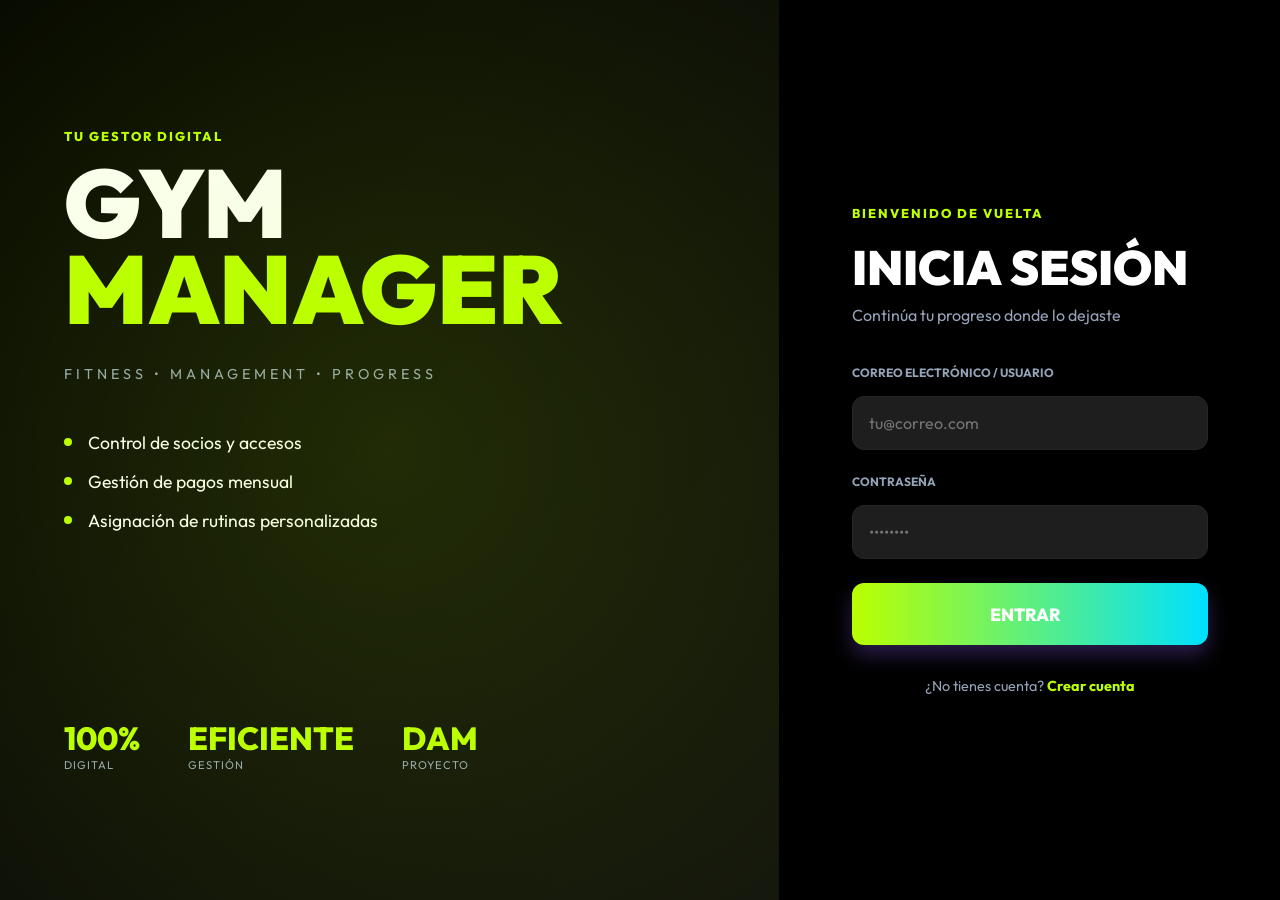
<file: gym-web/index.html>
<!DOCTYPE html>
<html lang="es">
<head>
    <meta charset="UTF-8">
    <meta name="viewport" content="width=device-width, initial-scale=1.0">
    <title>GymManager | Acceso</title>
    <link rel="preconnect" href="https://fonts.googleapis.com">
    <link rel="preconnect" href="https://fonts.gstatic.com" crossorigin>
    <link href="https://fonts.googleapis.com/css2?family=Outfit:wght@400;700;800&display=swap" rel="stylesheet">
    <link rel="stylesheet" href="css/style.css">
    <link rel="icon" type="image/jpeg" href="assets/favicon.jpg">
</head>
<body>
    <div class="login-wrapper">
        <!-- Left Side: Branding/Info -->
        <div class="info-side">
            <div class="info-content">
                <span class="tagline">TU GESTOR DIGITAL</span>
                <h1 class="main-title">GYM<br><span style="color: var(--primary);">MANAGER</span></h1>
                <p class="sub-tag">FITNESS • MANAGEMENT • PROGRESS</p>
                
                <ul class="features">
                    <li><span class="dot"></span> Control de socios y accesos</li>
                    <li><span class="dot"></span> Gestión de pagos mensual</li>
                    <li><span class="dot"></span> Asignación de rutinas personalizadas</li>
                </ul>
            </div>
            
            <div class="footer-stats">
                <div class="stat">
                    <span class="stat-value">100%</span>
                    <span class="stat-label">DIGITAL</span>
                </div>
                <div class="stat">
                    <span class="stat-value">EFICIENTE</span>
                    <span class="stat-label">GESTIÓN</span>
                </div>
                <div class="stat">
                    <span class="stat-value">DAM</span>
                    <span class="stat-label">PROYECTO</span>
                </div>
            </div>
        </div>

        <!-- Right Side: Login Form -->
        <div class="form-side">
            <div class="form-container">
                <span class="tagline">BIENVENIDO DE VUELTA</span>
                <h2 class="form-title">INICIA SESIÓN</h2>
                <p class="form-subtitle">Continúa tu progreso donde lo dejaste</p>

                <form id="loginForm">
                    <div class="form-group">
                        <label for="username">CORREO ELECTRÓNICO / USUARIO</label>
                        <div class="input-wrapper">
                            <i class="far fa-envelope"></i>
                            <input type="text" id="username" placeholder="tu@correo.com" required>
                        </div>
                    </div>
                    
                    <div class="form-group">
                        <label for="password">CONTRASEÑA</label>
                        <div class="input-wrapper">
                            <i class="fas fa-lock"></i>
                            <input type="password" id="password" placeholder="••••••••" required>
                        </div>
                    </div>
                    
                    <button type="submit" class="btn-primary-yellow" id="loginBtn">
                        Entrar <i class="fas fa-arrow-right"></i>
                    </button>
                    
                    <div id="errorMessage" class="error-message">Credenciales incorrectas.</div>
                    
                    <p class="signup-text">¿No tienes cuenta? <a href="register.html">Crear cuenta</a></p>
                </form>
            </div>
        </div>
    </div>

    <script src="js/auth.js"></script>
</body>
</html>
</file>
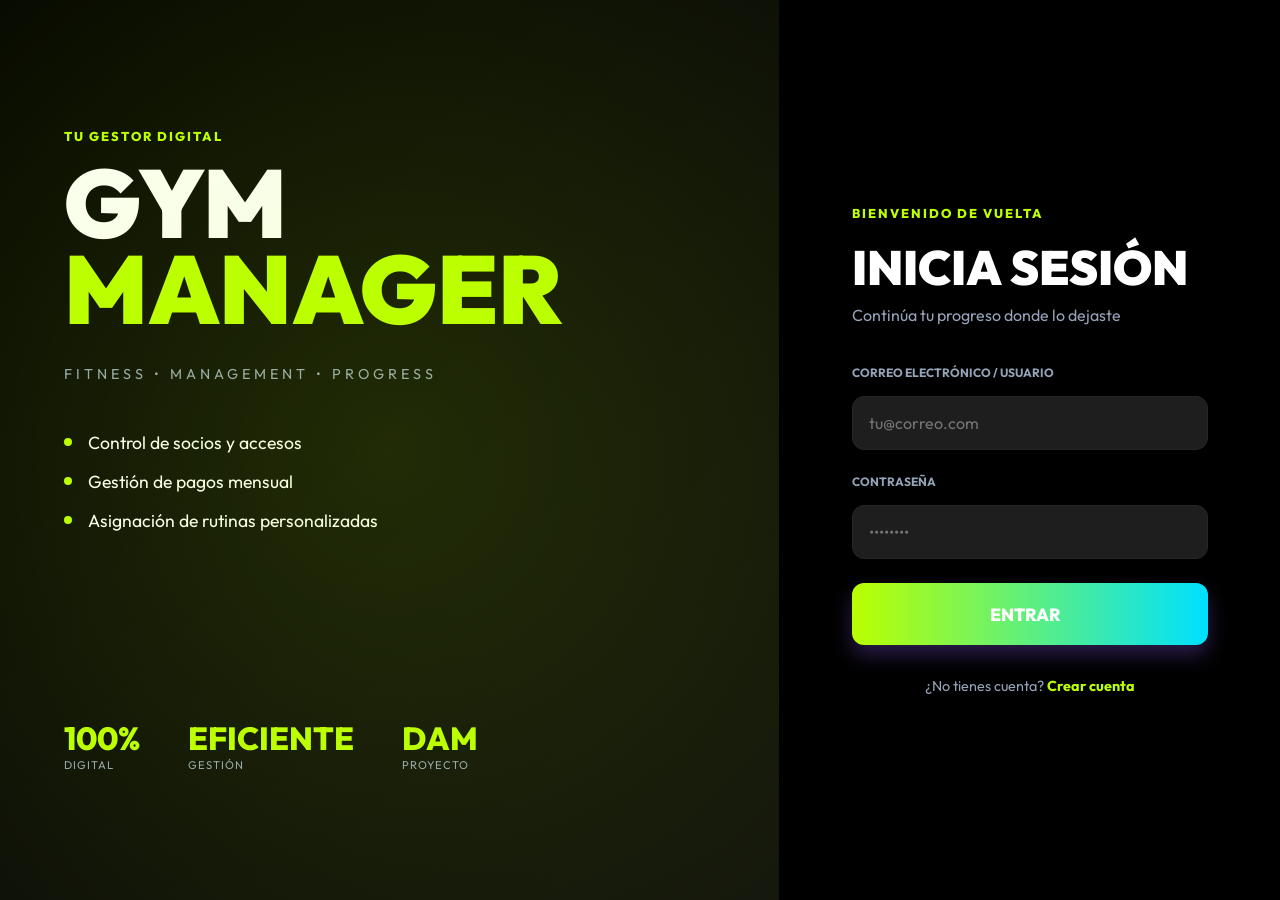
<file: gym-web/calendar.html>
<!DOCTYPE html>
<html lang="es">
<head>
    <meta charset="UTF-8">
    <meta name="viewport" content="width=device-width, initial-scale=1.0">
    <title>GymManager | Clases</title>
    <link rel="preconnect" href="https://fonts.googleapis.com">
    <link rel="preconnect" href="https://fonts.gstatic.com" crossorigin>
    <link href="https://fonts.googleapis.com/css2?family=Outfit:wght@400;700;800&display=swap" rel="stylesheet">
    <link rel="stylesheet" href="https://cdnjs.cloudflare.com/ajax/libs/font-awesome/6.4.0/css/all.min.css">
    <link rel="stylesheet" href="css/style.css">
    <link rel="icon" type="image/jpeg" href="assets/favicon.jpg">
    <style>
        /* Calendar page specific styles */
        .cal-page {
            min-height: 100vh;
            background: #000;
            padding-bottom: 90px;
        }

        /* Sticky top bar */
        .cal-topbar {
            position: sticky;
            top: 0;
            z-index: 100;
            background: rgba(0,0,0,0.95);
            backdrop-filter: blur(10px);
            padding: 1.2rem 1.5rem 0;
            border-bottom: 1px solid #1a1a1a;
        }

        .cal-topbar-header {
            display: flex;
            justify-content: space-between;
            align-items: center;
            margin-bottom: 1rem;
        }

        .cal-topbar-header h1 {
            font-size: 1.6rem;
            font-weight: 900;
        }

        .cal-topbar-header span {
            color: var(--text-muted);
            font-size: 0.85rem;
        }

        /* Week strip */
        .week-strip {
            display: flex;
            gap: 0.5rem;
            overflow-x: auto;
            padding-bottom: 1rem;
            scrollbar-width: none;
        }
        .week-strip::-webkit-scrollbar { display: none; }

        .day-chip {
            display: flex;
            flex-direction: column;
            align-items: center;
            padding: 0.5rem 1rem;
            border-radius: 12px;
            cursor: pointer;
            flex-shrink: 0;
            transition: all 0.25s ease;
            min-width: 50px;
        }

        .day-chip span { font-size: 0.65rem; color: var(--text-muted); text-transform: uppercase; letter-spacing: 1px; }
        .day-chip strong { font-size: 1.1rem; color: white; }

        .day-chip.active {
            background: var(--primary);
        }
        .day-chip.active span, .day-chip.active strong { color: #000; }

        .day-chip:hover:not(.active) { background: #1a1a1a; }

        /* Classes list area */
        .cal-body {
            padding: 1.5rem;
        }

        .section-title {
            font-size: 0.7rem;
            font-weight: 800;
            color: var(--text-muted);
            text-transform: uppercase;
            letter-spacing: 2px;
            margin: 1.5rem 0 1rem;
        }

        /* Class card */
        .class-card {
            display: flex;
            align-items: center;
            gap: 1rem;
            background: #111;
            border: 1px solid #1f1f1f;
            border-radius: 18px;
            padding: 1rem 1.2rem;
            margin-bottom: 0.8rem;
            transition: all 0.3s ease;
            cursor: pointer;
        }

        .class-card:hover { border-color: #333; transform: translateY(-2px); }
        .class-card.reserved { border-left: 3px solid var(--primary); background: #0d140a; }

        .class-color-badge {
            width: 48px;
            height: 48px;
            border-radius: 14px;
            display: flex;
            align-items: center;
            justify-content: center;
            font-size: 1.4rem;
            flex-shrink: 0;
        }

        .class-info { flex: 1; }
        .class-info h4 { font-size: 1rem; font-weight: 800; margin: 0 0 0.2rem; }
        .class-meta { font-size: 0.75rem; color: var(--text-muted); display: flex; gap: 0.8rem; flex-wrap: wrap; }

        .badge-full { background: rgba(234,179,8,0.15); color: #eab308; padding: 0.2rem 0.6rem; border-radius: 99px; font-size: 0.7rem; font-weight: 700; }
        .badge-reserved { background: rgba(187,255,0,0.1); color: var(--primary); padding: 0.2rem 0.6rem; border-radius: 99px; font-size: 0.7rem; font-weight: 700; }

        .btn-reserve {
            flex-shrink: 0;
            padding: 0.55rem 1.2rem;
            border-radius: 99px;
            border: none;
            font-weight: 800;
            font-size: 0.8rem;
            cursor: pointer;
            background: var(--primary);
            color: #000;
            transition: all 0.2s ease;
        }
        .btn-reserve:hover { filter: brightness(1.1); }
        .btn-cancel-res {
            flex-shrink: 0;
            padding: 0.55rem 1.2rem;
            border-radius: 99px;
            border: 1px solid #ef4444;
            font-weight: 800;
            font-size: 0.8rem;
            cursor: pointer;
            background: transparent;
            color: #ef4444;
            transition: all 0.2s ease;
        }
        .btn-cancel-res:hover { background: rgba(239,68,68,0.1); }

        /* Aforo bar */
        .aforo-bar-wrap { margin-top: 0.4rem; display: flex; align-items: center; gap: 0.5rem; }
        .aforo-bar-bg { flex: 1; height: 3px; background: #222; border-radius: 99px; }
        .aforo-bar-fill { height: 100%; border-radius: 99px; background: var(--primary); transition: width 0.4s; }

        /* Admin FAB */
        .fab-admin {
            position: fixed;
            bottom: 90px;
            right: 1.5rem;
            width: 52px;
            height: 52px;
            border-radius: 50%;
            background: linear-gradient(135deg, var(--primary), var(--accent));
            border: none;
            color: #000;
            font-size: 1.3rem;
            cursor: pointer;
            display: none;
            align-items: center;
            justify-content: center;
            box-shadow: 0 4px 20px rgba(187,255,0,0.3);
            z-index: 200;
            transition: all 0.2s;
        }
        .fab-admin:hover { transform: scale(1.1); }
        .fab-admin.visible { display: flex; }

        /* Modal for admin add class */
        .toast {
            position: fixed;
            bottom: 100px;
            left: 50%;
            transform: translateX(-50%) translateY(20px);
            background: #1a1a1a;
            border: 1px solid var(--primary);
            color: white;
            padding: 0.8rem 1.5rem;
            border-radius: 99px;
            font-size: 0.85rem;
            font-weight: 700;
            opacity: 0;
            transition: all 0.3s ease;
            z-index: 500;
            pointer-events: none;
            white-space: nowrap;
        }
        .toast.show { opacity: 1; transform: translateX(-50%) translateY(0); }
    </style>
</head>
<body class="dashboard">
<div class="cal-page">

    <!-- Sticky Top Bar -->
    <div class="cal-topbar">
        <div class="cal-topbar-header">
            <div>
                <h1>Clases <span style="color: var(--primary);">de Hoy</span></h1>
                <p style="color: var(--text-muted); font-size: 0.8rem; margin-top: 0.2rem;" id="calDateLabel"></p>
            </div>
            <div style="display: flex; gap: 0.8rem; align-items: center;">
                <span id="myReservationsCount" style="background: var(--glass); border: 1px solid var(--border); color: var(--primary); padding: 0.4rem 0.9rem; border-radius: 99px; font-size: 0.75rem; font-weight: 700;">0 Reservas</span>
            </div>
        </div>

        <!-- Week Strip -->
        <div class="week-strip" id="weekStrip"></div>
    </div>

    <!-- Body -->
    <div class="cal-body">
        <p class="section-title" id="daySection">Clases disponibles</p>
        <div id="classesContainer"></div>
    </div>
</div>

<!-- Admin FAB -->
<button class="fab-admin" id="fabAddClass" title="Añadir clase">
    <i class="fas fa-plus"></i>
</button>

<!-- Toast notification -->
<div class="toast" id="toastMsg"></div>

<!-- Admin Activity Modal -->
<div id="activityModal" class="modal">
    <div class="modal-content" style="max-width: 420px;">
        <h3>Nueva Clase</h3>
        <form id="addActivityForm" style="margin-top: 1rem;">
            <div class="form-group"><label>Título</label><input type="text" id="actTitle" placeholder="Ej. Zumba Power" required></div>
            <div class="form-group"><label>Hora</label><input type="time" id="actTime" required></div>
            <div class="form-group"><label>Duración</label><input type="text" id="actDuration" placeholder="Ej. 45 min"></div>
            <div class="form-group"><label>Sala</label><input type="text" id="actSala" value="Sala 1"></div>
            <div class="form-group"><label>Instructor</label><input type="text" id="actInstructor" placeholder="Nombre del instructor"></div>
            <div class="form-group"><label>Capacidad máx.</label><input type="number" id="actCapacity" value="20" min="1"></div>
            <div style="display: flex; gap: 1rem; margin-top: 1.5rem;">
                <button type="submit" class="btn-primary-yellow">Guardar</button>
                <button type="button" class="btn-login" id="closeActivityModal">Cancelar</button>
            </div>
        </form>
    </div>
</div>

<!-- Bottom Nav -->
<nav class="bottom-nav">
    <a href="dashboard.html" class="nav-tab"><i class="fas fa-home"></i><span>Inicio</span></a>
    <a href="calendar.html" class="nav-tab active"><i class="fas fa-calendar-alt"></i><span>Calendario</span></a>
    <a href="explore.html" class="nav-tab"><i class="fas fa-compass"></i><span>Explorar</span></a>
    <a href="social.html" class="nav-tab"><i class="fas fa-comments"></i><span>Social</span></a>
    <a href="profile.html" class="nav-tab"><i class="fas fa-user"></i><span>Yo</span></a>
</nav>

<script src="js/calendar.js?v=2.0"></script>
</body>
</html>
</file>
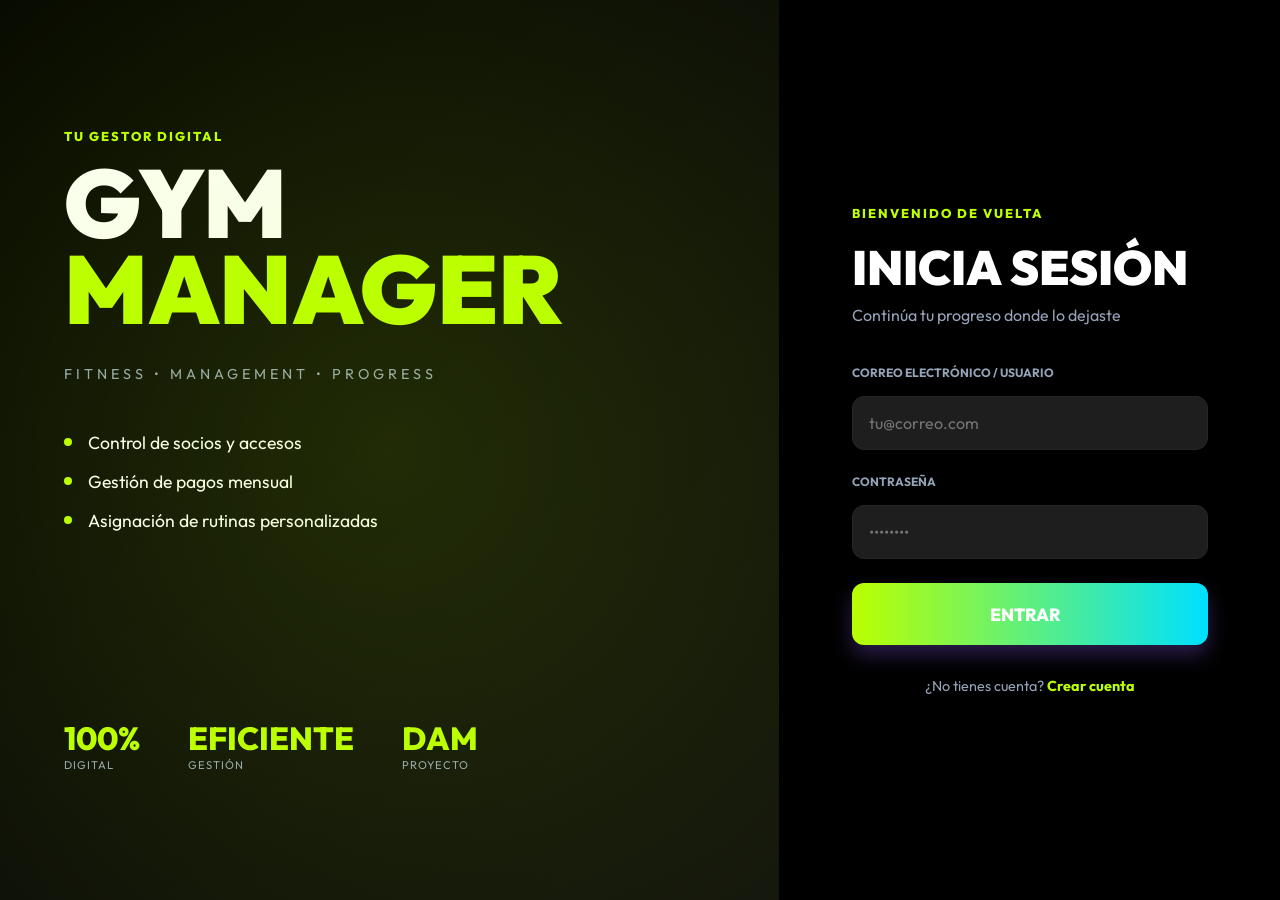
<file: gym-web/clients.html>
<!DOCTYPE html>
<html lang="es">
<head>
    <meta charset="UTF-8">
    <meta name="viewport" content="width=device-width, initial-scale=1.0">
    <title>GymManager | Clientes</title>
    <link rel="preconnect" href="https://fonts.googleapis.com">
    <link rel="preconnect" href="https://fonts.gstatic.com" crossorigin>
    <link href="https://fonts.googleapis.com/css2?family=Outfit:wght@400;700;800&display=swap" rel="stylesheet">
    <link rel="stylesheet" href="https://cdnjs.cloudflare.com/ajax/libs/font-awesome/6.4.0/css/all.min.css">
    <link rel="stylesheet" href="css/style.css">
    <link rel="icon" type="image/jpeg" href="assets/favicon.jpg">
</head>
<body class="dashboard">
    <div class="dashboard-layout">
        <!-- Sidebar -->
        <aside class="sidebar">
            <div class="logo">
                <h1 style="color: var(--primary); font-weight: 900; font-style: italic;">GYM<span style="color: white;">MANAGER</span></h1>
            </div>
            <nav class="nav-links">
                <li class="nav-item"><a href="dashboard.html" class="nav-link"><i class="fas fa-home"></i> Dashboard</a></li>
                <li class="nav-item"><a href="clients.html" class="nav-link active"><i class="fas fa-users"></i> Clientes</a></li>
                <li class="nav-item"><a href="payments.html" class="nav-link"><i class="fas fa-credit-card"></i> Pagos</a></li>
                <li class="nav-item"><a href="routines.html" class="nav-link"><i class="fas fa-dumbbell"></i> Rutinas</a></li>
            </nav>
            <div class="nav-item"><a href="#" class="nav-link" id="btnLogout"><i class="fas fa-sign-out-alt"></i> Cerrar Sesión</a></div>
        </aside>

        <!-- Main Content -->
        <main class="main-content">
            <header class="header">
                <h2>Gestión de Clientes</h2>
                <div class="user-info">
                    <span id="adminName">Admin</span>
                    <div class="avatar" id="adminAvatar">A</div>
                </div>
            </header>

            <div class="data-table-container">
                <div style="display: flex; justify-content: space-between; align-items: center; margin-bottom: 1.5rem;">
                    <h3>Listado de Clientes</h3>
                    <button class="btn-primary-yellow" id="btnAddClient"><i class="fas fa-plus"></i> Nuevo Cliente</button>
                </div>
                <table>
                    <thead>
                        <tr>
                            <th>Nombre Completo</th>
                            <th>DNI</th>
                            <th>Email</th>
                            <th>Estado</th>
                            <th>Acciones</th>
                        </tr>
                    </thead>
                    <tbody id="clientsTableBody">
                        <!-- Data will be loaded here -->
                    </tbody>
                </table>
            </div>
        </main>
    </div>

    <!-- Client Modal -->
    <div id="clientModal" class="modal">
        <div class="modal-content">
            <h3 id="modalTitle">Nuevo Cliente</h3>
            <form id="clientForm" style="margin-top: 1.5rem;">
                <input type="hidden" id="clientId">
                <div class="grid-2-cols" style="display: grid; grid-template-columns: 1fr 1fr; gap: 1rem;">
                    <div class="form-group">
                        <label>Nombre</label>
                        <input type="text" id="nombre" required>
                    </div>
                    <div class="form-group">
                        <label>Apellidos</label>
                        <input type="text" id="apellidos" required>
                    </div>
                    <div class="form-group">
                        <label>DNI</label>
                        <input type="text" id="dni" required>
                    </div>
                    <div class="form-group">
                        <label>Estado</label>
                        <select id="estado" style="width: 100%; background: var(--bg-input); border: 1px solid var(--border); color: white; padding: 1rem; border-radius: 8px;">
                            <option value="ACTIVO">ACTIVO</option>
                            <option value="INACTIVO">INACTIVO</option>
                        </select>
                    </div>
                    <div class="form-group">
                        <label>Email</label>
                        <input type="email" id="email">
                    </div>
                    <div class="form-group">
                        <label>Teléfono</label>
                        <input type="text" id="telefono">
                    </div>
                </div>
                <div class="form-group" style="margin-top: 1rem;">
                    <label>Observaciones</label>
                    <textarea id="observaciones" style="width: 100%; background: var(--bg-input); border: 1px solid var(--border); color: white; padding: 1rem; border-radius: 8px; min-height: 80px;"></textarea>
                </div>
                <div style="display: flex; gap: 1rem; margin-top: 2rem;">
                    <button type="submit" class="btn-primary-yellow">Guardar</button>
                    <button type="button" class="btn-login" id="closeClientModal">Cancelar</button>
                </div>
            </form>
        </div>
    </div>

    <script src="js/clients.js?v=1.1"></script>
</body>
</html>
</file>
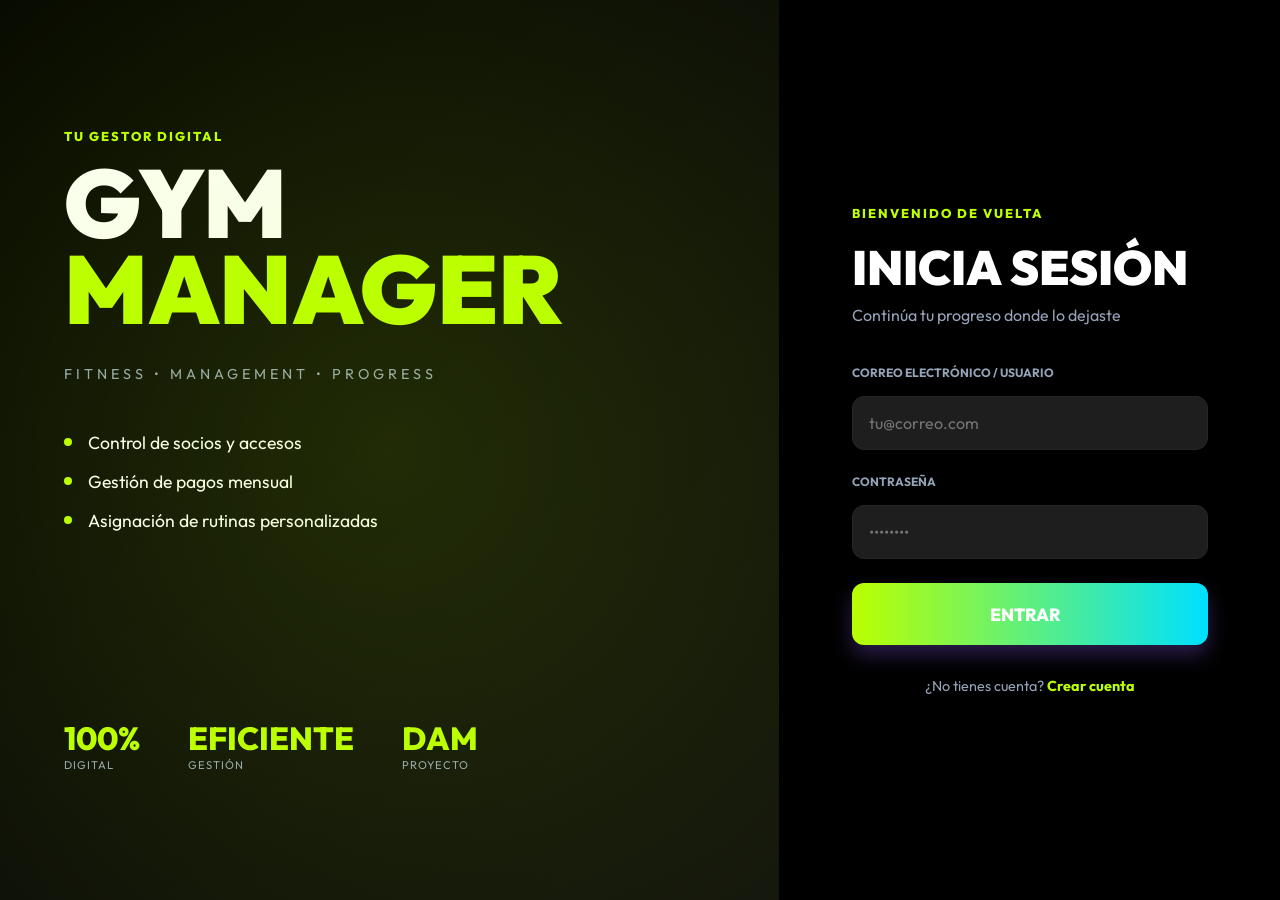
<file: gym-web/dashboard.html>
<!DOCTYPE html>
<html lang="es">
<head>
    <meta charset="UTF-8">
    <meta name="viewport" content="width=device-width, initial-scale=1.0">
    <title>GymManager | Dashboard</title>
    <link rel="preconnect" href="https://fonts.googleapis.com">
    <link rel="preconnect" href="https://fonts.gstatic.com" crossorigin>
    <link href="https://fonts.googleapis.com/css2?family=Outfit:wght@400;700;800&display=swap" rel="stylesheet">
    <!-- Font Awesome for icons -->
    <link rel="stylesheet" href="https://cdnjs.cloudflare.com/ajax/libs/font-awesome/6.4.0/css/all.min.css">
    <link rel="stylesheet" href="css/style.css">
    <link rel="icon" type="image/jpeg" href="assets/favicon.jpg">
</head>
<body class="dashboard">
    <div class="dashboard-layout">
        <!-- Sidebar -->
        <aside class="sidebar">
            <div class="logo">
                <h1 style="color: var(--primary); font-weight: 900; font-style: italic;">GYM<span style="color: white;">MANAGER</span></h1>
            </div>
            
            <nav class="nav-links">
                <li class="nav-item">
                    <a href="dashboard.html" class="nav-link active">
                        <i class="fas fa-home"></i> Inicio
                    </a>
                </li>
                <li class="nav-item admin-only">
                    <a href="clients.html" class="nav-link" id="navClients">
                        <i class="fas fa-users"></i> Clientes
                    </a>
                </li>
                <li class="nav-item">
                    <a href="payments.html" class="nav-link" id="navPayments">
                        <i class="fas fa-credit-card"></i> Pagos
                    </a>
                </li>
                <li class="nav-item">
                    <a href="routines.html" class="nav-link" id="navRoutines">
                        <i class="fas fa-dumbbell"></i> Rutinas
                    </a>
                </li>
            </nav>
            
            <div class="nav-item" style="margin-top:auto;">
                <a href="#" class="nav-link" id="btnLogout">
                    <i class="fas fa-sign-out-alt"></i> Cerrar Sesión
                </a>
            </div>
        </aside>

        <!-- Main Content -->
        <main class="main-content">
            <!-- GymManager Header Logo -->
            <div style="text-align: center; padding: 1rem 0;">
                <h1 style="color: var(--primary); font-weight: 900; font-style: italic; letter-spacing: -2px; margin: 0;">GYM<span style="color: white;">MANAGER</span></h1>
                <p style="color: var(--primary); font-size: 0.6rem; margin-top: -5px; font-weight: 700;">MANAGE BETTER</p>
            </div>

            <!-- CLIENT DASHBOARD -->
            <div id="clientDashboard" class="client-only" style="display: none;">
                <!-- Welcome Section -->
                <div class="promo-banner" style="margin-bottom: 2rem; background: linear-gradient(135deg, var(--primary), var(--accent)); color: #000; display: flex; align-items: center; justify-content: space-between; padding: 2rem; border-radius: 20px;">
                    <div>
                        <h2 style="font-size: 2.5rem; font-weight: 900; margin-bottom: 0.5rem; color: #000;">¡HOLA, <span id="clientNameHeader">SOCI@</span>!</h2>
                        <p style="font-weight: 700; font-size: 1.1rem; color: #000;">"El único mal entrenamiento es el que no se hace."</p>
                    </div>
                    <i class="fas fa-bolt" style="font-size: 5rem; opacity: 0.8; color: #000;"></i>
                </div>

                <h3 style="margin-bottom: 1.5rem; font-size: 1.5rem;">Tu Actividad</h3>
                
                <!-- Stats / Quick Info -->
                <div class="stats-grid" style="display: grid; grid-template-columns: repeat(3, 1fr); gap: 1rem; margin-bottom: 2.5rem;">
                    <div class="stat-card" style="border-left: 4px solid var(--primary);">
                        <span class="stat-label">RUTINA ACTUAL</span>
                        <h2 id="cardRoutineName">Cargando...</h2>
                    </div>
                    <div class="stat-card" style="border-left: 4px solid var(--accent);">
                        <span class="stat-label">ENTRENOS ESTA SEMANA</span>
                        <h2 id="cardTrainingsWeek">0</h2>
                    </div>
                    <div class="stat-card" style="border-left: 4px solid #ef4444;" id="paymentStatusCard">
                        <span class="stat-label">ESTADO DE PAGO</span>
                        <h2 id="cardPaymentStatus">Pendiente</h2>
                    </div>
                </div>

                <h3 style="margin-bottom: 1.5rem; font-size: 1.5rem;">Accesos Rápidos</h3>

                <!-- Feature Grid for Clients -->
                <div class="feature-grid" style="grid-template-columns: repeat(auto-fit, minmax(140px, 1fr)); gap: 1rem;">
                    <div class="feature-card" id="btnShowQRClient">
                        <div class="icon-circle accent-cyan"><i class="fas fa-qrcode" style="font-size: 3rem;"></i></div>
                        <span>Mi Acceso QR</span>
                    </div>

                    <div class="feature-card" onclick="window.location.href='calendar.html'">
                        <div class="icon-circle"><i class="fas fa-calendar-alt" style="font-size: 3rem;"></i></div>
                        <span>Mis Clases</span>
                    </div>

                    <div class="feature-card" id="btnShowProfileManualClient">
                        <div class="icon-circle"><i class="fas fa-user-circle" style="font-size: 3rem;"></i></div>
                        <span>Mi Perfil</span>
                    </div>

                    <div class="feature-card" id="btnShowStoreClient">
                        <div class="icon-circle accent-cyan"><i class="fas fa-shopping-cart" style="font-size: 3rem;"></i></div>
                        <span>Tienda</span>
                    </div>
                </div>
            </div>

            <!-- ADMIN DASHBOARD -->
            <div id="adminDashboard" class="admin-only" style="display: none;">
                <!-- Stats Cards Section -->
                <div class="stats-grid" style="display: grid; grid-template-columns: repeat(3, 1fr); gap: 1rem; margin-bottom: 2rem;">
                    <div class="stat-card">
                        <span class="stat-label">CLIENTES TOTALES</span>
                        <h2 id="statTotalClients">0</h2>
                    </div>
                    <div class="stat-card">
                        <span class="stat-label">ACTIVOS HOY</span>
                        <h2 id="statActiveClients">0</h2>
                    </div>
                    <div class="stat-card">
                        <span class="stat-label">INGRESOS HOY</span>
                        <h2 id="statTodayPayments">0.00€</h2>
                    </div>
                </div>

                <!-- Grid Menu (Icons) -->
                <div class="feature-grid">
                    <!-- Gestión de Clientes -->
                    <div class="feature-card" onclick="window.location.href='clients.html'">
                        <div class="icon-circle accent-cyan"><i class="fas fa-users-cog" style="font-size: 3rem; color: var(--primary);"></i></div>
                        <span>Gestión Clientes</span>
                    </div>

                    <!-- QR Access -->
                    <div class="feature-card" id="btnShowQR">
                        <div class="icon-circle accent-cyan"><i class="fas fa-qrcode" style="font-size: 3rem;"></i></div>
                        <span>Lector QR</span>
                    </div>

                    <!-- Class Booking -->
                    <div class="feature-card" onclick="window.location.href='calendar.html'">
                        <div class="icon-circle"><i class="fas fa-calendar-alt" style="font-size: 3rem;"></i></div>
                        <span>Reserva de clases</span>
                    </div>

                    <!-- Rutinas -->
                    <div class="feature-card" onclick="window.location.href='routines.html'">
                        <div class="icon-circle"><i class="fas fa-dumbbell" style="font-size: 3rem;"></i></div>
                        <span>Rutinas</span>
                    </div>

                    <!-- Pesajes -->
                    <div class="feature-card" id="btnShowProgress">
                        <div class="icon-circle"><i class="fas fa-chart-line" style="font-size: 3rem;"></i></div>
                        <span>Pesajes</span>
                    </div>

                    <!-- Tienda -->
                    <div class="feature-card" id="btnShowStore">
                        <div class="icon-circle accent-cyan"><i class="fas fa-shopping-cart" style="font-size: 3rem;"></i></div>
                        <span>Tienda</span>
                    </div>

                    <!-- DEKA -->
                    <div class="feature-card">
                        <div class="icon-circle" style="border-color: #ef4444;"><i class="fas fa-shield-alt" style="font-size: 3rem; color: #ef4444;"></i></div>
                        <span>DEKA</span>
                    </div>

                    <!-- Área de Socio -->
                    <div class="feature-card" id="btnShowProfileManual">
                        <div class="icon-circle"><i class="fas fa-user-circle" style="font-size: 3rem;"></i></div>
                        <span>Fichas de socios</span>
                    </div>

                    <!-- Online Classes -->
                    <div class="feature-card">
                        <div class="icon-circle"><i class="fas fa-play-circle" style="font-size: 3rem;"></i></div>
                        <span>Online classes</span>
                    </div>
                </div>

                <!-- Recent Clients Section -->
                <div class="data-table-container" style="margin-top: 2rem;">
                    <div style="display: flex; justify-content: space-between; align-items: center; margin-bottom: 1.5rem;">
                        <h3>Clientes Recientes</h3>
                        <a href="clients.html" class="btn-sm btn-primary-sm" style="text-decoration: none;">Ver todos</a>
                    </div>
                    <table>
                        <thead>
                            <tr>
                                <th>Cliente</th>
                                <th>DNI</th>
                                <th>Estado</th>
                                <th>Acciones</th>
                            </tr>
                        </thead>
                        <tbody id="clientsTableBody">
                            <tr><td colspan="4">Cargando...</td></tr>
                        </tbody>
                    </table>
                </div>

                <!-- Recent Purchases Section -->
                <div class="data-table-container" style="margin-top: 2rem;">
                    <div style="display: flex; justify-content: space-between; align-items: center; margin-bottom: 1.5rem;">
                        <h3>Ventas Recientes (Tienda)</h3>
                        <a href="payments.html" class="btn-sm btn-primary-sm" style="text-decoration: none;">Ver todas</a>
                    </div>
                    <table>
                        <thead>
                            <tr>
                                <th>Fecha</th>
                                <th>Cliente</th>
                                <th>Producto</th>
                                <th>Precio</th>
                            </tr>
                        </thead>
                        <tbody id="purchasesTableBody">
                            <tr><td colspan="4">Cargando...</td></tr>
                        </tbody>
                    </table>
                </div>
            </div>
        </main>
    </div>

    <!-- QR Access Modal -->
    <div id="qrModal" class="modal">
        <div class="modal-content" style="text-align: center; max-width: 400px;">
            <h3>Código QR</h3>
            <p style="color: var(--text-muted); font-size: 0.9rem; margin-top: 0.5rem;">Acércalo al lector de la entrada</p>
            <div id="qrContainer">
                <i class="fas fa-qrcode" style="font-size: 10rem; color: #000;"></i>
            </div>
            <button class="btn-login" id="closeQrModal">Cerrar</button>
        </div>
    </div>

    <!-- Store Mockup Modal -->
    <div id="storeModal" class="modal">
        <div class="modal-content" style="max-width: 800px;">
            <h3>Tienda GymManager</h3>
            <div class="feature-grid" style="grid-template-columns: repeat(3, 1fr); gap: 1rem;">
                <div class="stat-card" style="text-align: center;">
                    <i class="fas fa-prescription-bottle" style="font-size: 5rem; color: var(--primary); margin: 1rem 0;"></i>
                    <h4>Proteína Whey</h4>
                    <p style="color: var(--primary);">29.99€</p>
                    <button class="btn-sm btn-primary-sm" style="margin-top: 0.5rem; width: 100%;" onclick="buyItem('Proteína Whey', 29.99)">Comprar</button>
                </div>
                <div class="stat-card" style="text-align: center;">
                    <i class="fas fa-scroll" style="font-size: 5rem; color: var(--accent); margin: 1rem 0;"></i>
                    <h4>Toalla Gym</h4>
                    <p style="color: var(--primary);">12.50€</p>
                    <button class="btn-sm btn-primary-sm" style="margin-top: 0.5rem; width: 100%;" onclick="buyItem('Toalla Gym', 12.50)">Comprar</button>
                </div>
                <div class="stat-card" style="text-align: center;">
                    <i class="fas fa-glass-whiskey" style="font-size: 5rem; color: var(--primary); margin: 1rem 0;"></i>
                    <h4>Shaker</h4>
                    <p style="color: var(--primary);">5.00€</p>
                    <button class="btn-sm btn-primary-sm" style="margin-top: 0.5rem; width: 100%;" onclick="buyItem('Shaker', 5.00)">Comprar</button>
                </div>
            </div>
            <button class="btn-login" style="margin-top: 2rem;" id="closeStoreModal">Cerrar</button>
        </div>
    </div>

    <!-- Client Modal (For Quick Edit/Add) -->
    <div id="clientModal" class="modal admin-only">
        <div class="modal-content">
            <h3 id="modalTitle">Nuevo Cliente</h3>
            <form id="clientForm" style="margin-top: 1.5rem;">
                <input type="hidden" id="editClientId">
                <div class="grid-2-cols" style="display: grid; grid-template-columns: 1fr 1fr; gap: 1rem;">
                    <div class="form-group"><label>Nombre</label><input type="text" id="newNombre" required></div>
                    <div class="form-group"><label>Apellidos</label><input type="text" id="newApellidos" required></div>
                    <div class="form-group"><label>DNI</label><input type="text" id="newDni" required></div>
                    <div class="form-group"><label>Estado</label>
                        <select id="newEstado" style="width: 100%; background: var(--bg-input); border: 1px solid var(--border); color: white; padding: 1rem; border-radius: 8px;">
                            <option value="ACTIVO">ACTIVO</option>
                            <option value="INACTIVO">INACTIVO</option>
                        </select>
                    </div>
                    <div class="form-group"><label>Email</label><input type="email" id="newEmail"></div>
                    <div class="form-group"><label>Teléfono</label><input type="text" id="newTelefono"></div>
                </div>
                <div style="display: flex; gap: 1rem; margin-top: 2rem;">
                    <button type="submit" class="btn-primary-yellow">Guardar</button>
                    <button type="button" class="btn-login" onclick="document.getElementById('clientModal').style.display='none'">Cancelar</button>
                </div>
            </form>
        </div>
    </div>

    <!-- Bottom Navigation Bar (GymManager Style) -->
    <nav class="bottom-nav">
        <a href="dashboard.html" class="nav-tab active">
            <i class="fas fa-home"></i>
            <span>Inicio</span>
        </a>
        <a href="calendar.html" class="nav-tab">
            <i class="fas fa-calendar-alt"></i>
            <span>Calendario</span>
        </a>
        <a href="explore.html" class="nav-tab">
            <i class="fas fa-compass"></i>
            <span>Explorar</span>
        </a>
        <a href="social.html" class="nav-tab">
            <i class="fas fa-comments"></i>
            <span>Social</span>
        </a>
        <a href="profile.html" class="nav-tab" id="btnShowProfile">
            <i class="fas fa-user"></i>
            <span>Yo</span>
        </a>
    </nav>


    <script src="js/dashboard.js?v=1.2"></script>
</body>
</html>
</file>
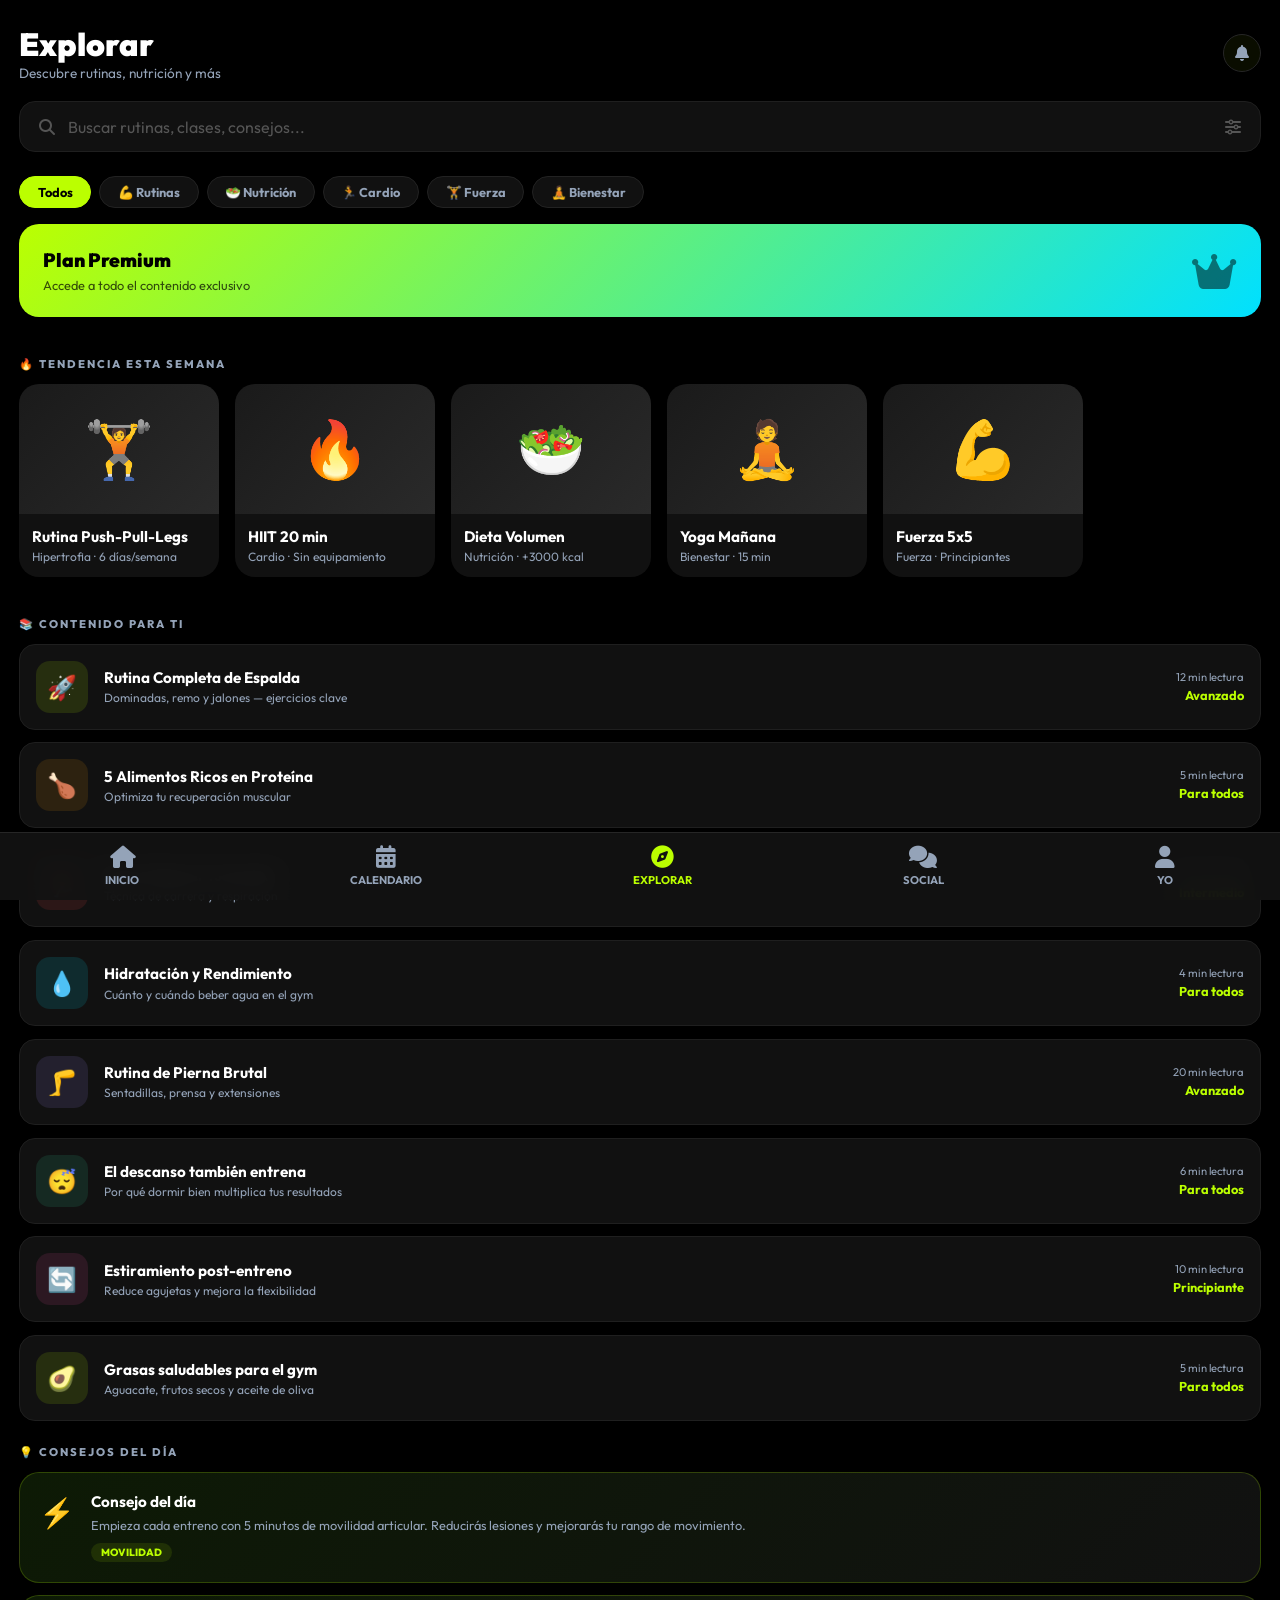
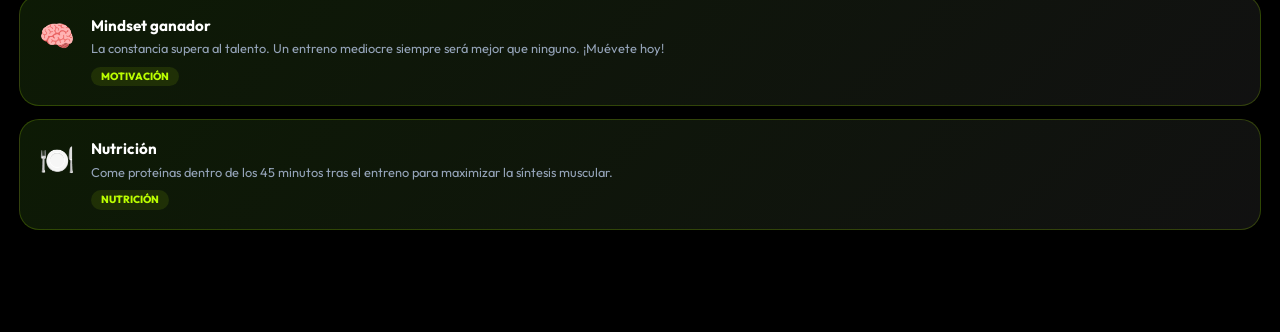
<file: gym-web/explore.html>
<!DOCTYPE html>
<html lang="es">
<head>
    <meta charset="UTF-8">
    <meta name="viewport" content="width=device-width, initial-scale=1.0">
    <title>GymManager | Explorar</title>
    <link rel="preconnect" href="https://fonts.googleapis.com">
    <link rel="preconnect" href="https://fonts.gstatic.com" crossorigin>
    <link href="https://fonts.googleapis.com/css2?family=Outfit:wght@400;700;800&display=swap" rel="stylesheet">
    <link rel="stylesheet" href="https://cdnjs.cloudflare.com/ajax/libs/font-awesome/6.4.0/css/all.min.css">
    <link rel="stylesheet" href="css/style.css">
    <link rel="icon" type="image/jpeg" href="assets/favicon.jpg">
    <style>
        .explore-page { padding-bottom: 90px; background: #000; min-height: 100vh; }

        /* Search bar */
        .search-bar {
            display: flex;
            align-items: center;
            gap: 0.8rem;
            background: #111;
            border: 1px solid #1f1f1f;
            border-radius: 16px;
            padding: 0.9rem 1.2rem;
            margin: 1.2rem 1.2rem 1.5rem;
            transition: border-color 0.3s;
        }
        .search-bar:focus-within { border-color: var(--primary); }
        .search-bar input {
            background: none; border: none; outline: none; color: white;
            font-family: 'Outfit', sans-serif; font-size: 1rem; flex: 1;
        }
        .search-bar input::placeholder { color: #555; }
        .search-bar i { color: #555; font-size: 1rem; }

        /* Category chips */
        .cat-strip {
            display: flex; gap: 0.5rem; overflow-x: auto; padding: 0 1.2rem 0.5rem;
            scrollbar-width: none;
        }
        .cat-strip::-webkit-scrollbar { display: none; }
        .cat-chip {
            flex-shrink: 0; padding: 0.45rem 1.1rem; border-radius: 99px;
            border: 1px solid #222; background: #111; color: var(--text-muted);
            font-size: 0.8rem; font-weight: 700; cursor: pointer;
            transition: all 0.2s; white-space: nowrap;
        }
        .cat-chip.active { background: var(--primary); color: #000; border-color: var(--primary); }
        .cat-chip:hover:not(.active) { border-color: #444; color: white; }

        /* Section label */
        .sec-label {
            padding: 1.5rem 1.2rem 0.8rem;
            font-size: 0.7rem; font-weight: 800; color: var(--text-muted);
            text-transform: uppercase; letter-spacing: 2px;
        }

        /* Featured card (horizontal scroll) */
        .featured-scroll {
            display: flex; gap: 1rem; overflow-x: auto; padding: 0 1.2rem 1rem;
            scrollbar-width: none;
        }
        .featured-scroll::-webkit-scrollbar { display: none; }

        .feat-card {
            flex-shrink: 0; width: 200px; border-radius: 20px; overflow: hidden;
            position: relative; cursor: pointer; transition: transform 0.3s;
        }
        .feat-card:hover { transform: scale(1.03); }
        .feat-card-img {
            width: 100%; height: 130px; object-fit: cover;
            background: linear-gradient(135deg, #1a1a1a, #2a2a2a);
            display: flex; align-items: center; justify-content: center;
            font-size: 3.5rem;
        }
        .feat-card-body { background: #111; padding: 0.8rem; }
        .feat-card-body h4 { margin: 0; font-size: 0.95rem; }
        .feat-card-body p { margin: 0.2rem 0 0; font-size: 0.75rem; color: var(--text-muted); }

        /* Content cards (vertical list) */
        .content-list { padding: 0 1.2rem; display: flex; flex-direction: column; gap: 0.8rem; }

        .content-card {
            display: flex; align-items: center; gap: 1rem;
            background: #111; border: 1px solid #1f1f1f; border-radius: 16px;
            padding: 1rem; cursor: pointer; transition: all 0.25s;
        }
        .content-card:hover { border-color: #333; transform: translateX(4px); }

        .content-icon {
            width: 52px; height: 52px; border-radius: 14px;
            display: flex; align-items: center; justify-content: center;
            font-size: 1.5rem; flex-shrink: 0;
        }
        .content-body { flex: 1; }
        .content-body h4 { margin: 0; font-size: 0.95rem; font-weight: 700; }
        .content-body p { margin: 0.2rem 0 0; font-size: 0.75rem; color: var(--text-muted); }

        .content-meta {
            text-align: right; flex-shrink: 0;
        }
        .content-meta span { display: block; font-size: 0.7rem; color: var(--text-muted); }
        .content-meta strong { color: var(--primary); font-size: 0.8rem; }

        /* Tip card */
        .tip-card {
            background: linear-gradient(135deg, #0d1a05, #111);
            border: 1px solid rgba(187,255,0,0.2);
            border-radius: 20px; padding: 1.2rem 1.2rem;
            display: flex; align-items: flex-start; gap: 1rem;
            margin: 0 1.2rem 0.8rem;
            cursor: pointer; transition: all 0.25s;
        }
        .tip-card:hover { border-color: var(--primary); }
        .tip-icon { font-size: 1.8rem; flex-shrink: 0; margin-top: 0.1rem; }
        .tip-body h4 { margin: 0 0 0.3rem; font-size: 0.95rem; }
        .tip-body p { margin: 0; font-size: 0.8rem; color: var(--text-muted); line-height: 1.5; }
        .tip-tag { display: inline-block; margin-top: 0.5rem; background: rgba(187,255,0,0.1); color: var(--primary); font-size: 0.65rem; font-weight: 800; padding: 0.2rem 0.6rem; border-radius: 99px; }

        /* Promo banner */
        .promo-explore {
            margin: 0.5rem 1.2rem 1rem;
            background: linear-gradient(135deg, var(--primary), var(--accent));
            border-radius: 20px; padding: 1.5rem;
            display: flex; justify-content: space-between; align-items: center;
            cursor: pointer;
        }
        .promo-explore h3 { font-size: 1.2rem; font-weight: 900; color: #000; margin: 0 0 0.3rem; }
        .promo-explore p { font-size: 0.8rem; color: rgba(0,0,0,0.7); margin: 0; }
        .promo-explore i { font-size: 2.5rem; color: rgba(0,0,0,0.5); }
    </style>
</head>
<body class="dashboard">
<div class="explore-page">

    <!-- Header -->
    <div style="padding: 1.5rem 1.2rem 0; display: flex; justify-content: space-between; align-items: center;">
        <div>
            <h1 style="margin: 0; font-size: 2rem; font-weight: 900;">Explorar</h1>
            <p style="margin: 0; color: var(--text-muted); font-size: 0.85rem;">Descubre rutinas, nutrición y más</p>
        </div>
        <div style="width: 38px; height: 38px; background: var(--glass); border: 1px solid var(--border); border-radius: 50%; display: flex; align-items: center; justify-content: center;">
            <i class="fas fa-bell" style="color: var(--text-muted);"></i>
        </div>
    </div>

    <!-- Search -->
    <div class="search-bar">
        <i class="fas fa-search"></i>
        <input type="text" id="searchInput" placeholder="Buscar rutinas, clases, consejos..." oninput="filterContent()">
        <i class="fas fa-sliders-h" style="cursor:pointer;" onclick="filterContent()"></i>
    </div>

    <!-- Category chips -->
    <div class="cat-strip">
        <div class="cat-chip active" onclick="setCategory(this, 'all')">Todos</div>
        <div class="cat-chip" onclick="setCategory(this, 'rutinas')">💪 Rutinas</div>
        <div class="cat-chip" onclick="setCategory(this, 'nutricion')">🥗 Nutrición</div>
        <div class="cat-chip" onclick="setCategory(this, 'cardio')">🏃 Cardio</div>
        <div class="cat-chip" onclick="setCategory(this, 'fuerza')">🏋️ Fuerza</div>
        <div class="cat-chip" onclick="setCategory(this, 'mental')">🧘 Bienestar</div>
    </div>

    <!-- Promo Banner -->
    <div style="margin-top: 0.5rem;"></div>
    <div class="promo-explore" onclick="showToast('Próximamente disponible 🚀')">
        <div>
            <h3>Plan Premium</h3>
            <p>Accede a todo el contenido exclusivo</p>
        </div>
        <i class="fas fa-crown"></i>
    </div>

    <!-- Featured -->
    <div class="sec-label" id="featuredLabel">🔥 Tendencia esta semana</div>
    <div class="featured-scroll" id="featuredCards"></div>

    <!-- Routines / Content -->
    <div class="sec-label" id="contentLabel">📚 Contenido para ti</div>
    <div class="content-list" id="contentList"></div>

    <!-- Tips -->
    <div class="sec-label" id="tipsLabel">💡 Consejos del día</div>
    <div id="tipsList"></div>

</div>

<!-- Toast -->
<div style="position:fixed; bottom:90px; left:50%; transform:translateX(-50%) translateY(20px); background:#1a1a1a; border:1px solid var(--primary); color:white; padding:0.7rem 1.5rem; border-radius:99px; font-size:0.85rem; font-weight:700; opacity:0; transition:all 0.3s; z-index:500; pointer-events:none; white-space:nowrap;" id="exploreToast"></div>

<!-- Bottom Nav -->
<nav class="bottom-nav">
    <a href="dashboard.html" class="nav-tab"><i class="fas fa-home"></i><span>Inicio</span></a>
    <a href="calendar.html" class="nav-tab"><i class="fas fa-calendar-alt"></i><span>Calendario</span></a>
    <a href="explore.html" class="nav-tab active"><i class="fas fa-compass"></i><span>Explorar</span></a>
    <a href="social.html" class="nav-tab"><i class="fas fa-comments"></i><span>Social</span></a>
    <a href="profile.html" class="nav-tab"><i class="fas fa-user"></i><span>Yo</span></a>
</nav>

<script>
const ALL_FEATURED = [
    { emoji: '🏋️', title: 'Rutina Push-Pull-Legs', sub: 'Hipertrofia · 6 días/semana', cat: 'fuerza' },
    { emoji: '🔥', title: 'HIIT 20 min', sub: 'Cardio · Sin equipamiento', cat: 'cardio' },
    { emoji: '🥗', title: 'Dieta Volumen', sub: 'Nutrición · +3000 kcal', cat: 'nutricion' },
    { emoji: '🧘', title: 'Yoga Mañana', sub: 'Bienestar · 15 min', cat: 'mental' },
    { emoji: '💪', title: 'Fuerza 5x5', sub: 'Fuerza · Principiantes', cat: 'fuerza' },
];

const ALL_CONTENT = [
    { emoji: '🚀', bg: 'rgba(187,255,0,0.12)', color: '#BBFF00', title: 'Rutina Completa de Espalda', desc: 'Dominadas, remo y jalones — ejercicios clave', cat: 'fuerza', time: '12 min', level: 'Avanzado' },
    { emoji: '🍗', bg: 'rgba(245,158,11,0.12)', color: '#f59e0b', title: '5 Alimentos Ricos en Proteína', desc: 'Optimiza tu recuperación muscular', cat: 'nutricion', time: '5 min', level: 'Para todos' },
    { emoji: '🏃', bg: 'rgba(239,68,68,0.12)', color: '#ef4444', title: 'Cómo Mejorar tu Cardio', desc: 'Técnica de carrera y respiración', cat: 'cardio', time: '8 min', level: 'Intermedio' },
    { emoji: '💧', bg: 'rgba(0,224,255,0.12)', color: '#00E0FF', title: 'Hidratación y Rendimiento', desc: 'Cuánto y cuándo beber agua en el gym', cat: 'mental', time: '4 min', level: 'Para todos' },
    { emoji: '🦵', bg: 'rgba(167,139,250,0.12)', color: '#a78bfa', title: 'Rutina de Pierna Brutal', desc: 'Sentadillas, prensa y extensiones', cat: 'rutinas', time: '20 min', level: 'Avanzado' },
    { emoji: '😴', bg: 'rgba(52,211,153,0.12)', color: '#34d399', title: 'El descanso también entrena', desc: 'Por qué dormir bien multiplica tus resultados', cat: 'mental', time: '6 min', level: 'Para todos' },
    { emoji: '🔄', bg: 'rgba(236,72,153,0.12)', color: '#ec4899', title: 'Estiramiento post-entreno', desc: 'Reduce agujetas y mejora la flexibilidad', cat: 'rutinas', time: '10 min', level: 'Principiante' },
    { emoji: '🥑', bg: 'rgba(187,255,0,0.12)', color: '#BBFF00', title: 'Grasas saludables para el gym', desc: 'Aguacate, frutos secos y aceite de oliva', cat: 'nutricion', time: '5 min', level: 'Para todos' },
];

const ALL_TIPS = [
    { emoji: '⚡', title: 'Consejo del día', text: 'Empieza cada entreno con 5 minutos de movilidad articular. Reducirás lesiones y mejorarás tu rango de movimiento.', tag: 'MOVILIDAD' },
    { emoji: '🧠', title: 'Mindset ganador', text: 'La constancia supera al talento. Un entreno mediocre siempre será mejor que ninguno. ¡Muévete hoy!', tag: 'MOTIVACIÓN' },
    { emoji: '🍽️', title: 'Nutrición', text: 'Come proteínas dentro de los 45 minutos tras el entreno para maximizar la síntesis muscular.', tag: 'NUTRICIÓN' },
];

let currentCat = 'all';

function setCategory(el, cat) {
    currentCat = cat;
    document.querySelectorAll('.cat-chip').forEach(c => c.classList.remove('active'));
    el.classList.add('active');
    renderAll();
}

function filterContent() {
    renderAll();
}

function renderAll() {
    const q = (document.getElementById('searchInput').value || '').toLowerCase();

    // Featured
    const featCards = document.getElementById('featuredCards');
    const filtered = ALL_FEATURED.filter(f =>
        (currentCat === 'all' || f.cat === currentCat) &&
        (!q || f.title.toLowerCase().includes(q) || f.sub.toLowerCase().includes(q))
    );
    featCards.innerHTML = '';
    if (filtered.length === 0) {
        featCards.innerHTML = '<div style="color:var(--text-muted); padding: 0 0 1rem; font-size:0.85rem;">Sin resultados.</div>';
    }
    filtered.forEach(f => {
        const card = document.createElement('div');
        card.className = 'feat-card';
        card.innerHTML = `
            <div class="feat-card-img">${f.emoji}</div>
            <div class="feat-card-body">
                <h4>${f.title}</h4>
                <p>${f.sub}</p>
            </div>
        `;
        card.onclick = () => showToast('📖 Próximamente: ' + f.title);
        featCards.appendChild(card);
    });

    // Content list
    const list = document.getElementById('contentList');
    const filteredC = ALL_CONTENT.filter(c =>
        (currentCat === 'all' || c.cat === currentCat) &&
        (!q || c.title.toLowerCase().includes(q) || c.desc.toLowerCase().includes(q))
    );
    list.innerHTML = '';
    if (filteredC.length === 0) {
        list.innerHTML = '<p style="color:var(--text-muted); font-size:0.85rem; padding-bottom:1rem;">Sin resultados para este filtro.</p>';
    }
    filteredC.forEach(c => {
        const el = document.createElement('div');
        el.className = 'content-card';
        el.innerHTML = `
            <div class="content-icon" style="background:${c.bg};">${c.emoji}</div>
            <div class="content-body">
                <h4>${c.title}</h4>
                <p>${c.desc}</p>
            </div>
            <div class="content-meta">
                <span>${c.time} lectura</span>
                <strong>${c.level}</strong>
            </div>
        `;
        el.onclick = () => showToast('📖 Leyendo: ' + c.title);
        list.appendChild(el);
    });

    // Tips (always show)
    const tipsList = document.getElementById('tipsList');
    const filteredT = ALL_TIPS.filter(t =>
        !q || t.title.toLowerCase().includes(q) || t.text.toLowerCase().includes(q)
    );
    tipsList.innerHTML = '';
    filteredT.forEach(t => {
        const el = document.createElement('div');
        el.className = 'tip-card';
        el.innerHTML = `
            <div class="tip-icon">${t.emoji}</div>
            <div class="tip-body">
                <h4>${t.title}</h4>
                <p>${t.text}</p>
                <span class="tip-tag">${t.tag}</span>
            </div>
        `;
        tipsList.appendChild(el);
    });
}

function showToast(msg) {
    const t = document.getElementById('exploreToast');
    t.textContent = msg;
    t.style.opacity = '1';
    t.style.transform = 'translateX(-50%) translateY(0)';
    setTimeout(() => {
        t.style.opacity = '0';
        t.style.transform = 'translateX(-50%) translateY(20px)';
    }, 2500);
}

// Init
renderAll();
</script>
</body>
</html>
</file>
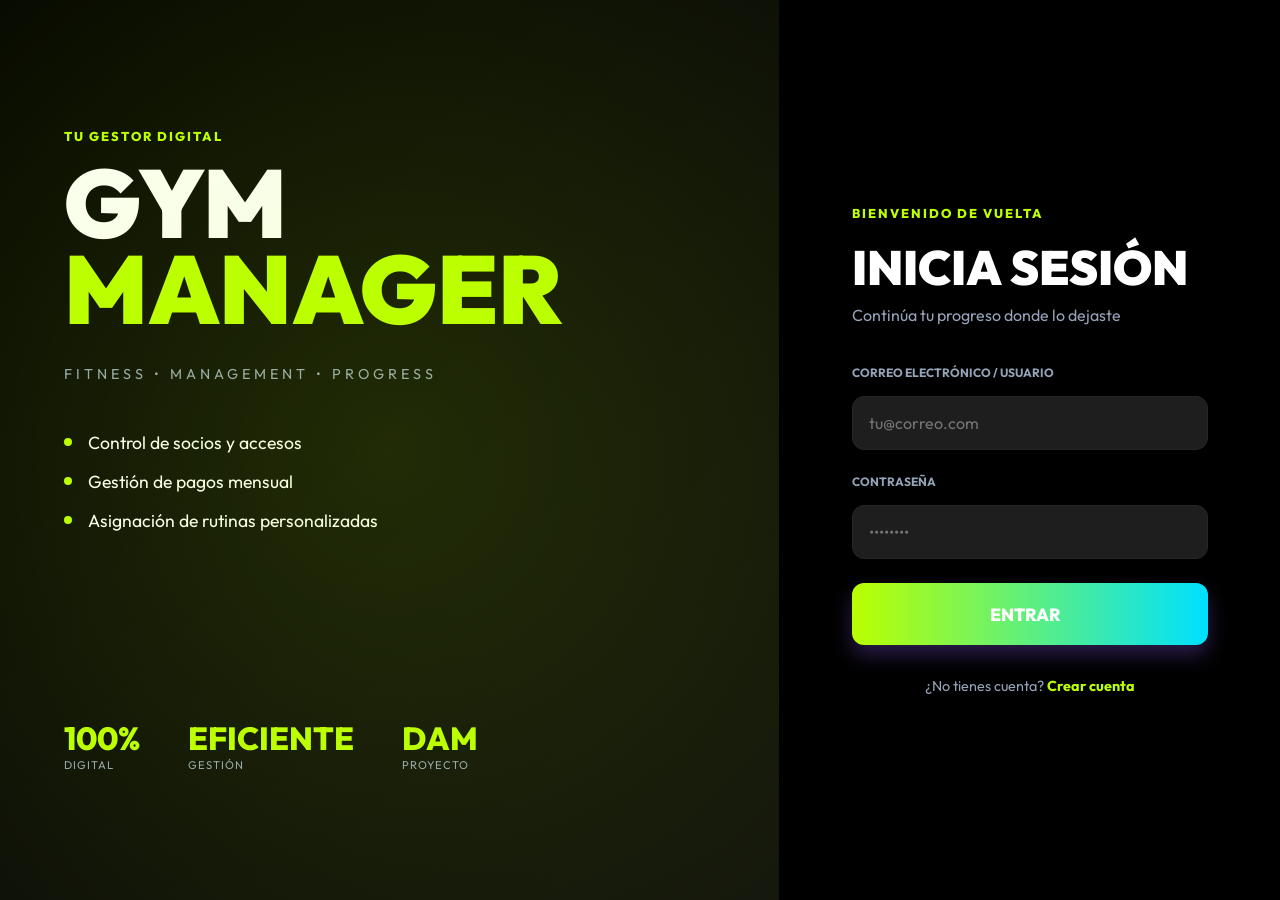
<file: gym-web/payments.html>
<!DOCTYPE html>
<html lang="es">
<head>
    <meta charset="UTF-8">
    <meta name="viewport" content="width=device-width, initial-scale=1.0">
    <title>GymManager | Pagos</title>
    <link rel="preconnect" href="https://fonts.googleapis.com">
    <link rel="preconnect" href="https://fonts.gstatic.com" crossorigin>
    <link href="https://fonts.googleapis.com/css2?family=Outfit:wght@400;700;800&display=swap" rel="stylesheet">
    <link rel="stylesheet" href="https://cdnjs.cloudflare.com/ajax/libs/font-awesome/6.4.0/css/all.min.css">
    <link rel="stylesheet" href="css/style.css">
    <link rel="icon" type="image/jpeg" href="assets/favicon.jpg">
</head>
<body class="dashboard">
    <div class="dashboard-layout">
        <!-- Sidebar -->
        <aside class="sidebar">
            <div class="logo">
                <h1 style="color: var(--primary); font-weight: 900; font-style: italic;">GYM<span style="color: white;">MANAGER</span></h1>
            </div>
            <nav class="nav-links">
                <li class="nav-item"><a href="dashboard.html" class="nav-link"><i class="fas fa-home"></i> Dashboard</a></li>
                <li class="nav-item admin-only" style="display: none;"><a href="clients.html" class="nav-link"><i class="fas fa-users"></i> Clientes</a></li>
                <li class="nav-item"><a href="payments.html" class="nav-link active"><i class="fas fa-credit-card"></i> Pagos</a></li>
                <li class="nav-item"><a href="routines.html" class="nav-link"><i class="fas fa-dumbbell"></i> Rutinas</a></li>
            </nav>
            <div class="nav-item" style="margin-top:auto;"><a href="#" class="nav-link" id="btnLogout"><i class="fas fa-sign-out-alt"></i> Cerrar Sesión</a></div>
        </aside>

        <!-- Main Content -->
        <main class="main-content">
            <header class="header">
                <h2 class="admin-only" style="display: none;">Simulador de Pagos (Admin)</h2>
                <h2 class="client-only" style="display: none;">Mis Pagos</h2>
                <div class="user-info">
                    <span id="adminName">Usuario</span>
                    <div class="avatar" id="adminAvatar">U</div>
                </div>
            </header>

            <!-- CLIENT VIEW: My Payments -->
            <div id="clientPaymentsView" class="client-only" style="display: none;">
                <div class="data-table-container">
                    <h3>Mi Historial de Cuotas</h3>
                    <table>
                        <thead>
                            <tr>
                                <th>Fecha</th>
                                <th>Concepto</th>
                                <th>Monto</th>
                                <th>Método</th>
                            </tr>
                        </thead>
                        <tbody id="clientPaymentsBody">
                            <tr><td colspan="4" style="text-align: center;">No se han encontrado pagos.</td></tr>
                        </tbody>
                    </table>
                </div>

                <!-- NEW: Shop History -->
                <div class="data-table-container" style="margin-top: 2rem;">
                    <h3>Mis Compras en Tienda</h3>
                    <table>
                        <thead>
                            <tr>
                                <th>Fecha</th>
                                <th>Producto</th>
                                <th>Precio</th>
                            </tr>
                        </thead>
                        <tbody id="clientShopBody">
                            <tr><td colspan="3" style="text-align: center;">No hay compras registradas.</td></tr>
                        </tbody>
                    </table>
                </div>
            </div>

            <!-- ADMIN VIEW -->
            <div class="grid-2-cols admin-only" style="display: none; grid-template-columns: 1fr 1.5fr; gap: 2rem;">
                <!-- Register Payment Form -->
                <div class="data-table-container">
                    <h3>Registrar Nuevo Pago</h3>
                    <form id="paymentForm" style="margin-top: 1.5rem;">
                        <div class="form-group">
                            <label>Seleccionar Cliente</label>
                            <select id="selectCliente" class="form-group input" style="width: 100%; background: var(--bg-input); border: 1px solid var(--border); color: white; padding: 1rem; border-radius: 8px;" required>
                                <option value="">Cargando clientes...</option>
                            </select>
                        </div>
                        <div class="form-group">
                            <label>Monto (€)</label>
                            <input type="number" id="monto" value="30.00" step="0.01" required>
                        </div>
                        <div class="form-group">
                            <label>Concepto</label>
                            <input type="text" id="concepto" value="Cuota Mensual">
                        </div>
                        <div class="form-group">
                            <label>Método de Pago</label>
                            <select id="metodoPago" style="width: 100%; background: var(--bg-input); border: 1px solid var(--border); color: white; padding: 1rem; border-radius: 8px;">
                                <option value="Efectivo">Efectivo</option>
                                <option value="Tarjeta">Tarjeta</option>
                                <option value="Transferencia">Transferencia</option>
                            </select>
                        </div>
                        <button type="submit" class="btn-primary-yellow">Confirmar Pago</button>
                    </form>
                </div>

                <!-- Payment History -->
                <div class="data-table-container">
                    <h3>Historial Reciente de Cuotas</h3>
                    <table>
                        <thead>
                            <tr>
                                <th>Cliente</th>
                                <th>Monto</th>
                                <th>Fecha</th>
                                <th>Método</th>
                            </tr>
                        </thead>
                        <tbody id="paymentsTableBody">
                            <!-- Data will be loaded here -->
                        </tbody>
                    </table>
                </div>

                <!-- NEW: Admin Shop History -->
                <div class="data-table-container" style="margin-top: 2rem; grid-column: span 2;">
                    <div style="display: flex; justify-content: space-between; align-items: center; margin-bottom: 1.5rem;">
                        <h3>Ventas de la Tienda (Admin)</h3>
                        <span id="totalVentasStore" style="color: var(--primary); font-weight: 800; font-size: 1.2rem;">Total: 0.00€</span>
                    </div>
                    <table>
                        <thead>
                            <tr>
                                <th>Fecha</th>
                                <th>Cliente</th>
                                <th>Producto</th>
                                <th>Precio</th>
                            </tr>
                        </thead>
                        <tbody id="adminShopBody">
                            <tr><td colspan="4" style="text-align: center;">Cargando ventas...</td></tr>
                        </tbody>
                    </table>
                </div>
            </div>
        </main>
    </div>
    <script src="js/payments_v2.js"></script>
</body>
</html>
</file>
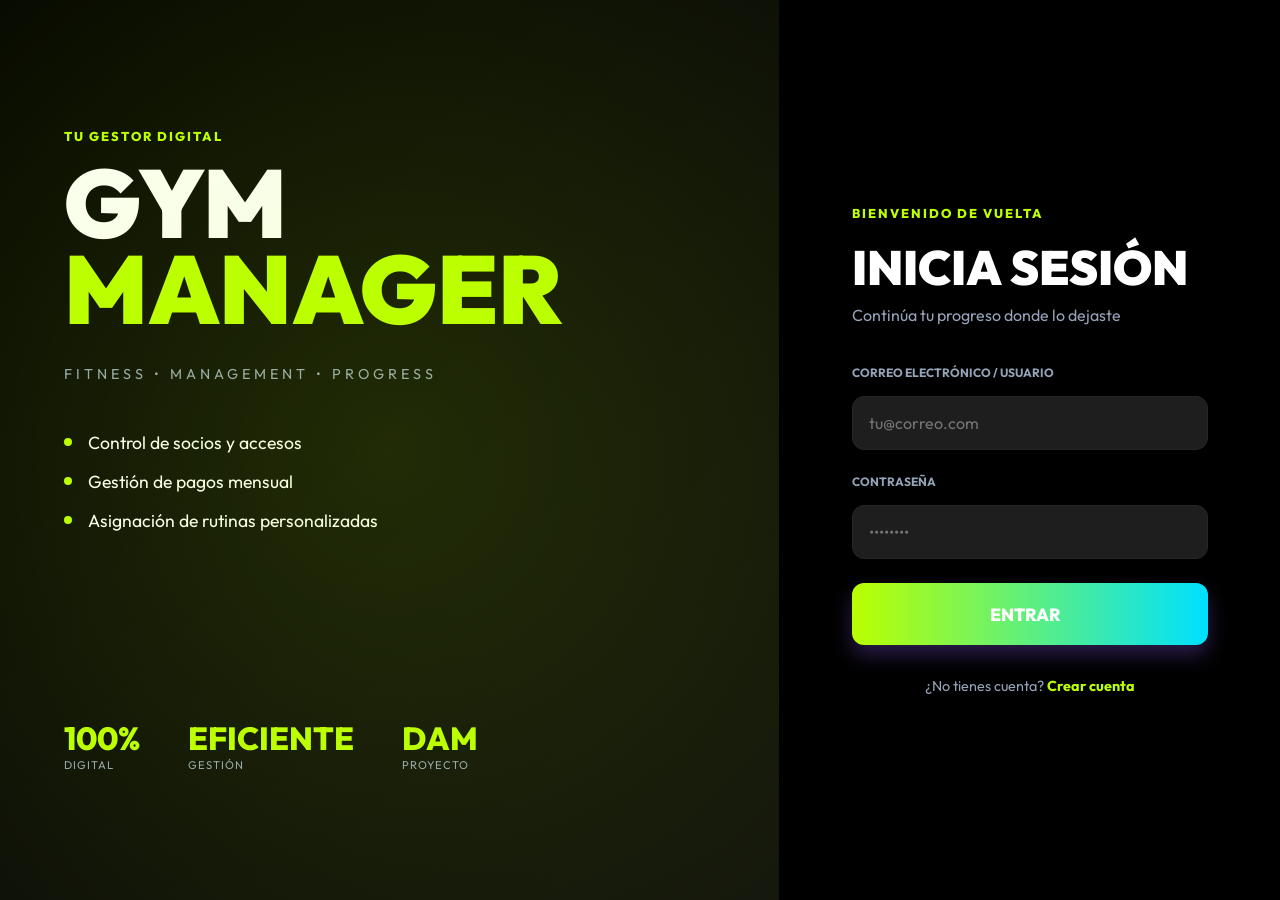
<file: gym-web/profile.html>
<!DOCTYPE html>
<html lang="es">
<head>
    <meta charset="UTF-8">
    <meta name="viewport" content="width=device-width, initial-scale=1.0">
    <title>GymManager | Perfil</title>
    <link rel="preconnect" href="https://fonts.googleapis.com">
    <link rel="preconnect" href="https://fonts.gstatic.com" crossorigin>
    <link href="https://fonts.googleapis.com/css2?family=Outfit:wght@400;700;800&display=swap" rel="stylesheet">
    <link rel="stylesheet" href="https://cdnjs.cloudflare.com/ajax/libs/font-awesome/6.4.0/css/all.min.css">
    <link rel="stylesheet" href="css/style.css">
    <link rel="icon" type="image/jpeg" href="assets/favicon.jpg">
</head>
<body class="dashboard" style="padding-bottom: 80px;">
    <!-- Profile Header with Background -->
    <div class="profile-header">
        <div style="position: absolute; top: 20px; right: 20px; display: flex; gap: 1rem;">
            <i class="fas fa-cog" style="color: white; font-size: 1.5rem; cursor: pointer; text-shadow: 0 0 10px rgba(0,0,0,0.5);" onclick="openSettingsModal()"></i>
        </div>
    </div>

    <!-- Profile Info -->
    <div class="profile-info">
        <div class="profile-avatar-container" onclick="openAvatarSelector()" style="cursor: pointer;">
            <img src="https://ui-avatars.com/api/?name=User&background=333&color=fff&size=128" id="profileAvatarImg" class="profile-avatar" alt="Avatar">
            <span class="badge-pro">PRO</span>
            <div class="avatar-edit-overlay">
                <i class="fas fa-camera"></i>
            </div>
        </div>
        <h2 id="profileUsername" style="margin-top: 1rem; font-size: 1.8rem;">Cargando...</h2>
        <p id="profileEmail" style="color: var(--text-muted); font-size: 0.9rem;">Cargando...</p>

        <!-- Stats -->
        <div class="profile-stats">
            <div class="stat-item">
                <div class="val" id="profileFee">29.99€</div>
                <div class="lab">Cuota Mensual</div>
                <div style="color: var(--primary); font-size: 0.7rem; margin-top: 0.2rem; font-weight:bold;">Próximo: 01/05</div>
            </div>
            <div class="stat-item">
                <div class="val" id="profileStatus" style="color: var(--primary);">ACTIVO</div>
                <div class="lab">Estado</div>
                <div style="color: var(--text-muted); font-size: 0.7rem; margin-top: 0.2rem;">Socio desde Ene</div>
            </div>
            <div class="stat-item">
                <div class="val" id="profileRole">PREMIUM</div>
                <div class="lab">Plan Actual</div>
                <button class="btn-sm btn-outline-sm" style="margin-top: 0.2rem; font-size: 0.65rem; padding: 0.2rem 0.5rem; color: var(--primary); border-color: var(--primary); cursor:pointer;" onclick="openPlanModal()">Mejorar</button>
            </div>
        </div>

        <!-- Horizontal Tabs -->
        <div class="tabs-scroll">
            <button class="tab-btn active" onclick="switchProfileTab('club', this)">Club</button>
            <button class="tab-btn" onclick="switchProfileTab('rendimiento', this)">Rendimiento</button>
            <button class="tab-btn" onclick="switchProfileTab('publicaciones', this)">Publicaciones</button>
            <button class="tab-btn" onclick="switchProfileTab('novedades', this)">Novedades</button>
        </div>

        <!-- Tab Contents -->
        <!-- Tab: Club -->
        <div id="tab-club" class="profile-tab-content" style="display: block;">
            <div class="stat-card" style="width: 100%; display: flex; align-items: center; gap: 1rem; background: #1a1a1a; margin-bottom: 1rem;">
                <div style="background: #000; padding: 0.5rem; border-radius: 8px;">
                    <span style="color: var(--accent); font-weight: 800; font-size: 0.7rem;">GYMMANAGER</span>
                </div>
                <div>
                    <h4 style="margin: 0;">GymManager Premium Center</h4>
                    <p style="color: var(--text-muted); font-size: 0.8rem; margin: 0;">Abierto hasta las 23:00</p>
                </div>
            </div>

            <div class="grid-2-cols" style="width: 100%; margin-top: 1rem; gap: 1rem; display: grid; grid-template-columns: 1fr 1fr;">
                <div class="stat-card" style="background: #1a1a1a; display: flex; flex-direction: column; gap: 0.5rem; text-align: center; cursor: pointer;" onclick="alert('Horario del Centro:\n\nLunes a Viernes: 06:00 - 23:00\nSábados y Domingos: 08:00 - 20:00\nFestivos: 09:00 - 15:00')">
                    <i class="far fa-clock" style="color: var(--primary); font-size: 2rem; margin: 0 auto;"></i>
                    <h4 style="margin: 0;">Horario</h4>
                    <span style="font-size: 0.8rem; color: var(--text-muted);">Ver detalles</span>
                </div>
                <div class="stat-card" style="background: #1a1a1a; display: flex; flex-direction: column; gap: 0.5rem; text-align: center;">
                    <i class="far fa-address-book" style="color: var(--accent); font-size: 2rem; margin: 0 auto;"></i>
                    <h4 style="margin: 0;">Visitas</h4>
                    <span style="font-size: 1.2rem; font-weight: 800; color: white;">14 <span style="font-size:0.7rem;color:var(--text-muted);">este mes</span></span>
                </div>
            </div>
        </div>

        <!-- Tab: Rendimiento -->
        <div id="tab-rendimiento" class="profile-tab-content" style="display: none;">
            <div class="stat-card" style="width: 100%; background: #1a1a1a; margin-bottom: 1rem;">
                <h4 style="margin-bottom: 1rem; color: var(--primary);">Resumen Mensual</h4>
                <div style="display: flex; justify-content: space-between; border-bottom: 1px solid var(--border); padding-bottom: 0.5rem; margin-bottom: 0.5rem;">
                    <span style="color:var(--text-muted);">Clases Asistidas</span>
                    <span style="font-weight: bold;">10</span>
                </div>
                <div style="display: flex; justify-content: space-between; border-bottom: 1px solid var(--border); padding-bottom: 0.5rem; margin-bottom: 0.5rem;">
                    <span style="color:var(--text-muted);">Calorías Quemadas (Est.)</span>
                    <span style="font-weight: bold;">4,500 kcal</span>
                </div>
                <div style="display: flex; justify-content: space-between;">
                    <span style="color:var(--text-muted);">Tiempo de Entrenamiento</span>
                    <span style="font-weight: bold;">12h 30m</span>
                </div>
            </div>
            <div class="stat-card" style="width: 100%; background: #1a1a1a; text-align: center; border: 1px dashed var(--border);">
                <i class="fas fa-chart-line" style="font-size: 2.5rem; color: #444; margin-bottom: 1rem;"></i>
                <p style="color: var(--text-muted); font-size: 0.85rem;">Las gráficas detalladas de tu progreso y levantamientos estarán disponibles muy pronto.</p>
            </div>
        </div>

        <!-- Tab: Publicaciones -->
        <div id="tab-publicaciones" class="profile-tab-content" style="display: none;">
            <div class="post-card" style="background: #1a1a1a; padding: 1rem; margin-bottom: 1rem; border-radius: 12px; border: 1px solid var(--border);">
                <div class="post-header" style="display: flex; align-items: center; gap: 0.8rem; margin-bottom: 0.8rem;">
                    <img src="https://ui-avatars.com/api/?name=User&background=333&color=fff&size=128" class="post-avatar" id="pubAvatar1" style="width: 36px; height: 36px; border-radius: 50%;">
                    <div class="post-meta" style="display: flex; flex-direction: column;">
                        <span class="post-author" id="pubName1" style="font-size: 0.9rem; font-weight: bold;">Tú</span>
                        <span class="post-time" style="font-size: 0.7rem; color: var(--text-muted);">Hace 2 días</span>
                    </div>
                </div>
                <div class="post-content" style="font-size: 0.85rem; color: #ddd;">
                    ¡Completada mi primera clase de Crossfit! Ha sido duro pero muy divertido.
                </div>
                <div class="post-actions" style="margin-top: 0.8rem; padding-top: 0.8rem; border-top: 1px solid var(--border);">
                    <span style="color: var(--primary); font-size: 0.8rem;"><i class="fas fa-heart"></i> 12 Me gusta</span>
                </div>
            </div>
            <div style="text-align: center; color: var(--text-muted); font-size: 0.8rem; margin-top: 1rem;">
                No tienes más publicaciones.
            </div>
        </div>

        <!-- Tab: Novedades -->
        <div id="tab-novedades" class="profile-tab-content" style="display: none;">
            <div class="stat-card" style="width: 100%; background: #1a1a1a; border-left: 4px solid var(--primary); margin-bottom: 1rem;">
                <h4 style="margin-bottom: 0.5rem; font-size: 1rem;">Nuevas cintas de correr</h4>
                <p style="font-size: 0.8rem; color: var(--text-muted);">Hemos instalado 5 nuevas cintas de correr de última generación en la zona de cardio.</p>
                <span style="font-size: 0.7rem; color: var(--primary); margin-top: 0.5rem; display: block;">Hace 1 día</span>
            </div>
            <div class="stat-card" style="width: 100%; background: #1a1a1a; border-left: 4px solid var(--accent);">
                <h4 style="margin-bottom: 0.5rem; font-size: 1rem;">Horario Especial Festivo</h4>
                <p style="font-size: 0.8rem; color: var(--text-muted);">El próximo viernes el gimnasio cerrará a las 20:00 por festividad local.</p>
                <span style="font-size: 0.7rem; color: var(--accent); margin-top: 0.5rem; display: block;">Hace 3 días</span>
            </div>
        </div>

    </div>

    <!-- Modal: Settings -->
    <div id="settingsModal" class="modal">
        <div class="modal-content" style="max-width: 400px; padding: 2rem;">
            <div style="display: flex; justify-content: space-between; align-items: center; margin-bottom: 1.5rem;">
                <h3 style="margin: 0; font-size: 1.5rem;">Ajustes de Cuenta</h3>
                <i class="fas fa-times" style="cursor: pointer; font-size: 1.2rem; color: var(--text-muted);" onclick="closeSettingsModal()"></i>
            </div>
            <form id="settingsForm" onsubmit="event.preventDefault(); saveSettings();">
                <div class="form-group" style="margin-bottom: 1rem;">
                    <label style="font-size: 0.8rem; color: var(--text-muted);">Correo Electrónico</label>
                    <input type="email" id="set_email" value="" style="width: 100%; padding: 0.8rem; border-radius: 8px; background: #1a1a1a; border: 1px solid var(--border); color: white;">
                </div>
                <div class="form-group" style="margin-bottom: 1rem;">
                    <label style="font-size: 0.8rem; color: var(--text-muted);">Teléfono</label>
                    <input type="text" id="set_phone" value="+34 600 000 000" style="width: 100%; padding: 0.8rem; border-radius: 8px; background: #1a1a1a; border: 1px solid var(--border); color: white;">
                </div>
                <div class="form-group" style="margin-bottom: 1rem;">
                    <label style="font-size: 0.8rem; color: var(--text-muted);">DNI / NIE</label>
                    <input type="text" id="set_dni" value="12345678A" style="width: 100%; padding: 0.8rem; border-radius: 8px; background: #1a1a1a; border: 1px solid var(--border); color: white;">
                </div>
                <div class="form-group" style="margin-bottom: 1.5rem;">
                    <label style="font-size: 0.8rem; color: var(--text-muted);">Nueva Contraseña</label>
                    <input type="password" id="set_password" placeholder="Dejar en blanco para no cambiar" style="width: 100%; padding: 0.8rem; border-radius: 8px; background: #1a1a1a; border: 1px solid var(--border); color: white;">
                </div>
                <button type="submit" class="btn-primary-yellow" style="width: 100%; padding: 0.8rem; border-radius: 8px;">Guardar Cambios</button>
            </form>
        </div>
    </div>

    <!-- Modal: Upgrade Plan -->
    <div id="planModal" class="modal">
        <div class="modal-content" style="max-width: 400px; padding: 2rem;">
            <div style="display: flex; justify-content: space-between; align-items: center; margin-bottom: 1.5rem;">
                <h3 style="margin: 0; font-size: 1.5rem;">Mejorar Plan</h3>
                <i class="fas fa-times" style="cursor: pointer; font-size: 1.2rem; color: var(--text-muted);" onclick="closePlanModal()"></i>
            </div>
            <div style="display: flex; flex-direction: column; gap: 1rem;">
                <!-- Plan VIP -->
                <div style="border: 2px solid var(--primary); border-radius: 12px; padding: 1.5rem; background: rgba(187,255,0,0.05); position: relative;">
                    <span style="position: absolute; top: -10px; right: 10px; background: var(--primary); color: black; font-weight: bold; font-size: 0.7rem; padding: 2px 8px; border-radius: 10px;">RECOMENDADO</span>
                    <h4 style="margin-bottom: 0.5rem; font-size: 1.2rem;">Plan VIP</h4>
                    <p style="font-size: 1.5rem; font-weight: 800; color: white;">49.99€ <span style="font-size: 0.8rem; font-weight: normal; color: var(--text-muted);">/mes</span></p>
                    <ul style="margin: 1rem 0; padding-left: 1.2rem; font-size: 0.85rem; color: var(--text-muted);">
                        <li>Acceso 24/7 en todos los clubes</li>
                        <li>Clases dirigidas ilimitadas</li>
                        <li>Toalla y agua incluidas</li>
                        <li>Entrenador personal (1 sesión/mes)</li>
                    </ul>
                    <button class="btn-primary-yellow" style="width: 100%; padding: 0.6rem; border-radius: 8px; cursor:pointer;" onclick="upgradeToPlan('VIP')">Actualizar a VIP</button>
                </div>
                
                <!-- Plan Ultra -->
                <div style="border: 1px solid var(--border); border-radius: 12px; padding: 1.5rem; background: #1a1a1a;">
                    <h4 style="margin-bottom: 0.5rem; font-size: 1.2rem;">Plan Ultra</h4>
                    <p style="font-size: 1.5rem; font-weight: 800; color: white;">89.99€ <span style="font-size: 0.8rem; font-weight: normal; color: var(--text-muted);">/mes</span></p>
                    <ul style="margin: 1rem 0; padding-left: 1.2rem; font-size: 0.85rem; color: var(--text-muted);">
                        <li>Todo lo del Plan VIP</li>
                        <li>Entrenador personal (4 sesiones/mes)</li>
                        <li>Nutricionista online</li>
                    </ul>
                    <button class="btn-login" style="width: 100%; padding: 0.6rem; border-radius: 8px; margin-top: 0.5rem; border:1px solid #444;" onclick="upgradeToPlan('Ultra')">Actualizar a Ultra</button>
                </div>
            </div>
        </div>
    </div>

    <!-- File Input Hidden -->
    <input type="file" id="avatarInput" accept="image/*" style="display: none;" onchange="updateAvatar(event)">

    <!-- Bottom Nav -->
    <nav class="bottom-nav">
        <a href="dashboard.html" class="nav-tab">
            <i class="fas fa-home"></i>
            <span>Inicio</span>
        </a>
        <a href="calendar.html" class="nav-tab">
            <i class="fas fa-calendar-alt"></i>
            <span>Calendario</span>
        </a>
        <a href="explore.html" class="nav-tab">
            <i class="fas fa-compass"></i>
            <span>Explorar</span>
        </a>
        <a href="social.html" class="nav-tab">
            <i class="fas fa-comments"></i>
            <span>Social</span>
        </a>
        <a href="profile.html" class="nav-tab active">
            <i class="fas fa-user"></i>
            <span>Yo</span>
        </a>
    </nav>
    <script src="js/profile.js"></script>
</body>
</html>
</file>
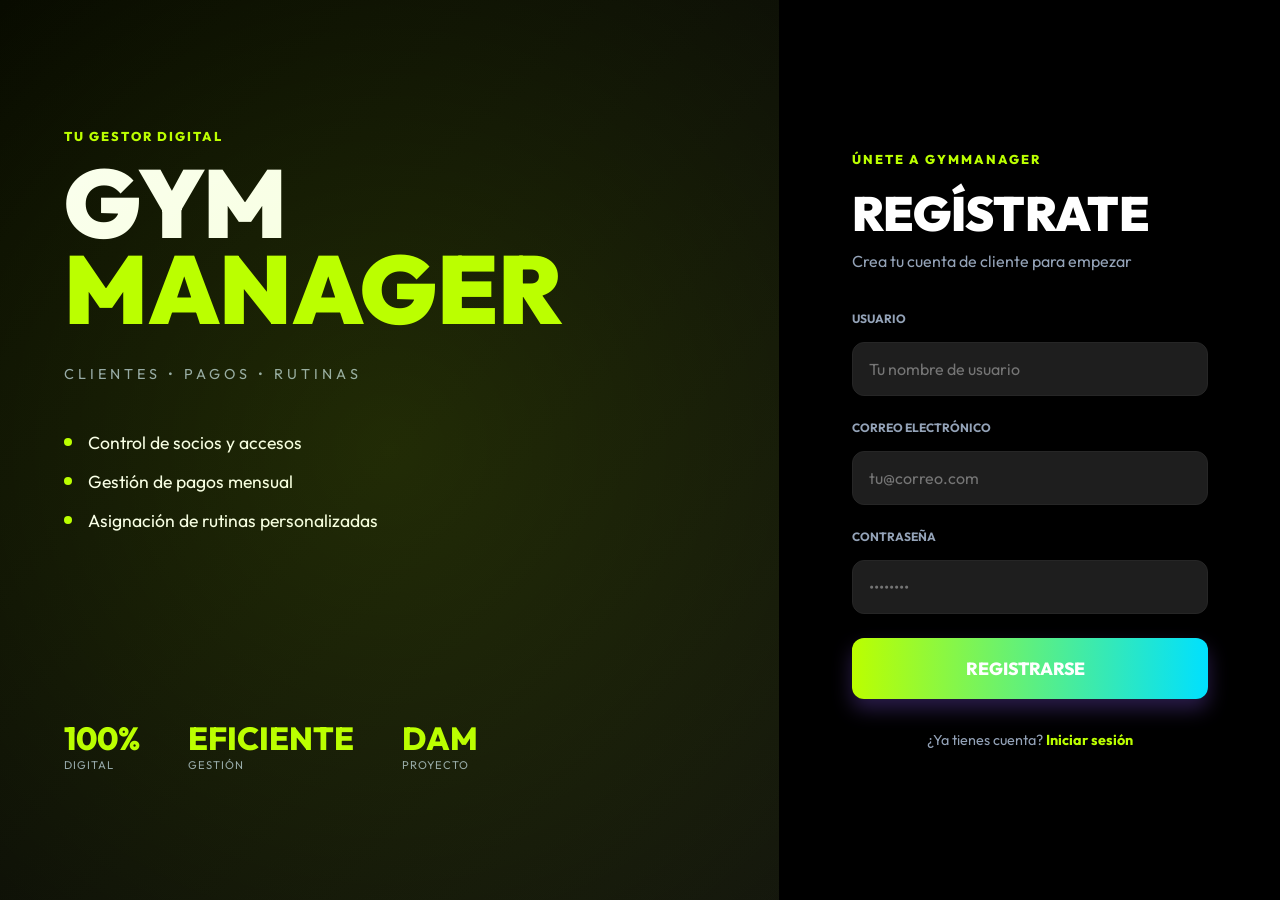
<file: gym-web/register.html>
<!DOCTYPE html>
<html lang="es">
<head>
    <meta charset="UTF-8">
    <meta name="viewport" content="width=device-width, initial-scale=1.0">
    <title>GymManager | Registro</title>
    <link rel="preconnect" href="https://fonts.googleapis.com">
    <link rel="preconnect" href="https://fonts.gstatic.com" crossorigin>
    <link href="https://fonts.googleapis.com/css2?family=Outfit:wght@400;700;800&display=swap" rel="stylesheet">
    <link rel="stylesheet" href="css/style.css">
    <link rel="icon" type="image/jpeg" href="assets/favicon.jpg">
</head>
<body>
    <div class="login-wrapper">
        <!-- Left Side: Branding/Info -->
        <div class="info-side">
            <div class="info-content">
                <span class="tagline">TU GESTOR DIGITAL</span>
                <h1 class="main-title">GYM<br><span style="color: var(--primary);">MANAGER</span></h1>
                <p class="sub-tag">CLIENTES • PAGOS • RUTINAS</p>
                
                <ul class="features">
                    <li><span class="dot"></span> Control de socios y accesos</li>
                    <li><span class="dot"></span> Gestión de pagos mensual</li>
                    <li><span class="dot"></span> Asignación de rutinas personalizadas</li>
                </ul>
            </div>
            
            <div class="footer-stats">
                <div class="stat">
                    <span class="stat-value">100%</span>
                    <span class="stat-label">DIGITAL</span>
                </div>
                <div class="stat">
                    <span class="stat-value">EFICIENTE</span>
                    <span class="stat-label">GESTIÓN</span>
                </div>
                <div class="stat">
                    <span class="stat-value">DAM</span>
                    <span class="stat-label">PROYECTO</span>
                </div>
            </div>
        </div>

        <!-- Right Side: Register Form -->
        <div class="form-side">
            <div class="form-container">
                <span class="tagline">ÚNETE A GYMMANAGER</span>
                <h2 class="form-title">REGÍSTRATE</h2>
                <p class="form-subtitle">Crea tu cuenta de cliente para empezar</p>

                <form id="registerForm">
                    <div class="form-group">
                        <label for="username">USUARIO</label>
                        <div class="input-wrapper">
                            <i class="far fa-user"></i>
                            <input type="text" id="username" placeholder="Tu nombre de usuario" required>
                        </div>
                    </div>
                    
                    <div class="form-group">
                        <label for="email">CORREO ELECTRÓNICO</label>
                        <div class="input-wrapper">
                            <i class="far fa-envelope"></i>
                            <input type="email" id="email" placeholder="tu@correo.com" required>
                        </div>
                    </div>
                    
                    <div class="form-group">
                        <label for="password">CONTRASEÑA</label>
                        <div class="input-wrapper">
                            <i class="fas fa-lock"></i>
                            <input type="password" id="password" placeholder="••••••••" required>
                        </div>
                    </div>
                    
                    <button type="submit" class="btn-primary-yellow" id="registerBtn">
                        Registrarse <i class="fas fa-arrow-right"></i>
                    </button>
                    
                    <div id="errorMessage" class="error-message">Error al registrarse.</div>
                    
                    <p class="signup-text">¿Ya tienes cuenta? <a href="index.html">Iniciar sesión</a></p>
                </form>
            </div>
        </div>
    </div>

    <script src="js/register.js"></script>
</body>
</html>
</file>
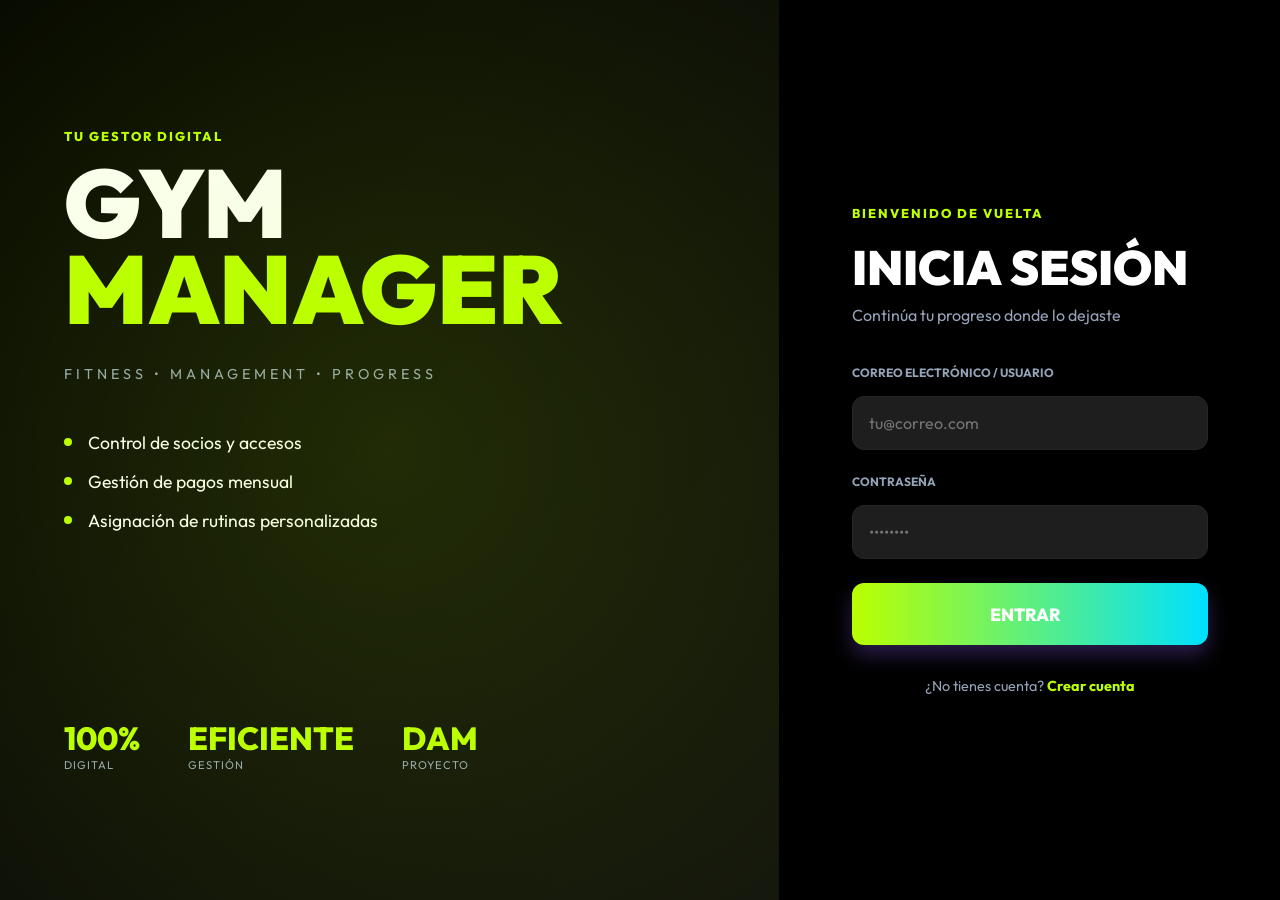
<file: gym-web/routines.html>
<!DOCTYPE html>
<html lang="es">
<head>
    <meta charset="UTF-8">
    <meta name="viewport" content="width=device-width, initial-scale=1.0">
    <title>GymManager | Rutinas</title>
    <link rel="preconnect" href="https://fonts.googleapis.com">
    <link rel="preconnect" href="https://fonts.gstatic.com" crossorigin>
    <link href="https://fonts.googleapis.com/css2?family=Outfit:wght@400;700;800&display=swap" rel="stylesheet">
    <link rel="stylesheet" href="https://cdnjs.cloudflare.com/ajax/libs/font-awesome/6.4.0/css/all.min.css">
    <link rel="stylesheet" href="css/style.css?v=1.1">
    <link rel="icon" type="image/jpeg" href="assets/favicon.jpg">
</head>
<body class="dashboard">
    <div class="dashboard-layout">
        <!-- Sidebar -->
        <aside class="sidebar">
            <div class="logo">
                <h1 style="color: var(--primary); font-weight: 900; font-style: italic;">GYM<span style="color: white;">MANAGER</span></h1>
            </div>
            <nav class="nav-links">
                <li class="nav-item"><a href="dashboard.html" class="nav-link"><i class="fas fa-home"></i> Dashboard</a></li>
                <li class="nav-item admin-only"><a href="clients.html" class="nav-link"><i class="fas fa-users"></i> Clientes</a></li>
                <li class="nav-item"><a href="payments.html" class="nav-link"><i class="fas fa-credit-card"></i> Pagos</a></li>
                <li class="nav-item"><a href="routines.html" class="nav-link active"><i class="fas fa-dumbbell"></i> Rutinas</a></li>
            </nav>
            <div class="nav-item"><a href="#" class="nav-link" id="btnLogout"><i class="fas fa-sign-out-alt"></i> Cerrar Sesión</a></div>
        </aside>

        <!-- Main Content -->
        <main class="main-content">
            <header class="header">
                <h2 class="admin-only">Gestión de Rutinas</h2>
                <h2 class="client-only" style="display: none;">Mi Entrenamiento</h2>
                <div class="user-info">
                    <span id="adminName">Usuario</span>
                    <div class="avatar" id="adminAvatar">U</div>
                </div>
            </header>

            <!-- CLIENT VIEW: My Routines -->
            <div id="clientRoutineView" class="client-only" style="display: none;">
                <h2 style="font-weight: 800; margin-bottom: 2rem;">Mis Rutinas</h2>
                <div id="clientRoutinesContainer" class="routines-grid-client">
                    <!-- Routine cards will be loaded here -->
                    <p style="color: var(--text-muted); text-align: center; grid-column: 1/-1;">Cargando tus rutinas...</p>
                </div>
            </div>

            <!-- ADMIN VIEW: Template Library Section -->
            <section class="data-table-container admin-only" style="margin-bottom: 2rem;">
                <div style="display: flex; justify-content: space-between; align-items: center; margin-bottom: 1.5rem;">
                    <h3><i class="fas fa-book" style="color: var(--primary);"></i> Librería de Plantillas</h3>
                    <span class="badge" style="background: var(--primary); color: var(--bg-dark);">Modelos Reutilizables</span>
                </div>
                <div id="templatesList" class="grid-3-cols" style="display: grid; grid-template-columns: repeat(auto-fill, minmax(280px, 1fr)); gap: 1.5rem;">
                    <!-- Templates will be loaded here -->
                    <div class="empty-state" style="grid-column: 1/-1; text-align: center; padding: 2rem; background: var(--bg-card); border-radius: 12px; border: 1px dashed var(--border);">
                        <p style="color: var(--text-muted);">Cargando plantillas...</p>
                    </div>
                </div>
            </section>

            <div class="grid-2-cols admin-only" style="display: grid; grid-template-columns: 1fr 1.5fr; gap: 2rem;">
                <!-- Create Routine Form -->
                <div class="data-table-container">
                    <h3>Paso 1: Crear Rutina</h3>
                    <form id="routineForm" style="margin-top: 1.5rem;">
                        <div class="form-group">
                            <label>Tipo de Rutina</label>
                            <select id="routineType" style="width: 100%; background: var(--bg-input); border: 1px solid var(--border); color: white; padding: 1rem; border-radius: 8px;">
                                <option value="TEMPLATE">Modelo (Plantilla Reutilizable)</option>
                                <option value="CLIENT">Específica para Cliente</option>
                            </select>
                        </div>
                        <div class="form-group" id="clientSelectGroup" style="display: none;">
                            <label>Cliente</label>
                            <select id="selectClienteRoutine" style="width: 100%; background: var(--bg-input); border: 1px solid var(--border); color: white; padding: 1rem; border-radius: 8px;">
                                <option value="">Selecciona un cliente...</option>
                            </select>
                        </div>
                        <div class="form-group">
                            <label>Nombre de la Rutina</label>
                            <input type="text" id="routineName" placeholder="Ej. Hipertrofia A" required>
                        </div>
                        <div class="form-group">
                            <label>Descripción</label>
                            <textarea id="routineDesc" style="width: 100%; background: var(--bg-input); border: 1px solid var(--border); color: white; padding: 1rem; border-radius: 8px; min-height: 100px;" placeholder="Detalles generales..."></textarea>
                        </div>
                        <button type="submit" class="btn-primary-yellow">Guardar Cabecera</button>
                    </form>
                </div>

                <!-- Add Exercises -->
                <div id="exerciseBuilderArea" class="data-table-container" style="opacity: 0.5; pointer-events: none;">
                    <h3>Paso 2: Añadir Ejercicios</h3>
                    <form id="exerciseForm" style="margin-top: 1.5rem; display: grid; grid-template-columns: 1fr 1fr 1fr; gap: 1rem;">
                        <div class="form-group" style="grid-column: span 3;">
                            <label>Ejercicio</label>
                            <input type="text" id="exName" placeholder="Ej. Press Banca" required>
                        </div>
                        <div class="form-group">
                            <label>Series</label>
                            <input type="number" id="exSeries" value="3">
                        </div>
                        <div class="form-group">
                            <label>Reps</label>
                            <input type="number" id="exReps" value="12">
                        </div>
                        <div class="form-group">
                            <label>Peso (kg)</label>
                            <input type="number" id="exWeight" value="0" step="0.5">
                        </div>
                        <button type="submit" class="btn-primary-yellow" style="grid-column: span 3;">Añadir al Plan</button>
                    </form>

                    <h4 style="margin-top: 2rem;">Ejercicios en esta rutina:</h4>
                    <table>
                        <thead>
                            <tr>
                                <th>Nombre</th>
                                <th>Series</th>
                                <th>Reps</th>
                                <th>Peso</th>
                                <th>Acción</th>
                            </tr>
                        </thead>
                        <tbody id="exercisesTableBody"></tbody>
                    </table>
                </div>
            </div>

            <!-- Modal para asignar plantilla -->
            <div id="assignModal" class="modal admin-only" style="display:none; position: fixed; z-index: 1000; left: 0; top: 0; width: 100%; height: 100%; background: rgba(0,0,0,0.8); align-items: center; justify-content: center;">
                <div class="data-table-container" style="width: 400px; position: relative; background: var(--bg-card);">
                    <button id="closeModal" style="position: absolute; right: 1.5rem; top: 1.5rem; background: none; border: none; color: white; cursor: pointer; font-size: 1.2rem;"><i class="fas fa-times"></i></button>
                    <h3>Asignar Plantilla</h3>
                    <p id="assignTemplateName" style="color: var(--primary); margin: 1rem 0; font-weight: bold; font-size: 1.1rem;"></p>
                    <form id="assignForm">
                        <input type="hidden" id="assignTemplateId">
                        <div class="form-group">
                            <label>Seleccionar Cliente</label>
                            <select id="selectClienteAssign" style="width: 100%; background: var(--bg-input); border: 1px solid var(--border); color: white; padding: 1rem; border-radius: 8px;" required>
                                <option value="">Selecciona un cliente...</option>
                            </select>
                        </div>
                        <button type="submit" class="btn-primary-yellow" style="width: 100%; margin-top: 1.5rem; padding: 1rem;">Confirmar Asignación</button>
                    </form>
                </div>
            </div>
        </main>
    </div>
    <script src="js/routines.js?v=1.3"></script>
</body>
</html>
</file>
<file: gym-web/css/style.css>
:root {
    --primary: #BBFF00; /* GymManager Neon Yellow */
    --accent: #00E0FF; /* GymManager Cyan */
    --primary-dark: #9acc00;
    --bg-black: #000000;
    --bg-card: #121212;
    --bg-input: #1e1e1e;
    --text-white: #ffffff;
    --text-muted: #94A3B8;
    --border: #262626;
    --glass: rgba(187, 255, 0, 0.05);
    --danger: #ef4444;
    --success: #BBFF00;
}

* {
    margin: 0;
    padding: 0;
    box-sizing: border-box;
    font-family: 'Outfit', sans-serif;
}

body {
    background-color: var(--bg-black);
    color: var(--text-white);
    min-height: 100vh;
    overflow-x: hidden;
}

/* New Login Wrapper */
.login-wrapper {
    display: flex;
    width: 100%;
    height: 100vh;
}

/* Info Side (Left) */
.info-side {
    flex: 1.3;
    background: linear-gradient(135deg, rgba(0, 0, 0, 0.85), rgba(18, 18, 18, 0.75)), 
                url('https://images.unsplash.com/photo-1540497077202-7c8a3999166f?q=80&w=2070&auto=format&fit=crop'); 
    background-size: cover;
    background-position: center;
    padding: 10% 5%;
    display: flex;
    flex-direction: column;
    justify-content: space-between;
    position: relative;
    overflow: hidden;
}

/* Juice WRLD Aura Effect */
.info-side::before {
    content: '';
    position: absolute;
    top: -50%;
    left: -50%;
    width: 200%;
    height: 200%;
    background: radial-gradient(circle, rgba(187, 255, 0, 0.15) 0%, transparent 70%);
    z-index: 0;
    pointer-events: none;
}

.tagline {
    color: var(--primary);
    font-size: 0.8rem;
    font-weight: 800;
    letter-spacing: 2px;
    margin-bottom: 1rem;
    display: block;
}

.main-title {
    font-size: 6rem;
    line-height: 0.9;
    font-weight: 900;
    margin-bottom: 2rem;
    text-transform: uppercase;
}

.sub-tag {
    color: var(--text-muted);
    font-size: 0.9rem;
    letter-spacing: 4px;
    margin-bottom: 3rem;
}

.features {
    list-style: none;
}

.features li {
    display: flex;
    align-items: center;
    gap: 1rem;
    margin-bottom: 1rem;
    font-size: 1.1rem;
}

.dot {
    width: 8px;
    height: 8px;
    background: var(--primary);
    border-radius: 50%;
}

.footer-stats {
    display: flex;
    gap: 3rem;
}

.stat {
    display: flex;
    flex-direction: column;
}

.stat-value {
    font-size: 2rem;
    font-weight: 800;
    color: var(--primary);
}

.stat-label {
    font-size: 0.7rem;
    color: var(--text-muted);
    letter-spacing: 1px;
}

/* Form Side (Right) */
.form-side {
    flex: 1;
    display: flex;
    align-items: center;
    justify-content: center;
    background-color: var(--bg-black);
}

.form-container {
    width: 100%;
    max-width: 420px;
    padding: 2rem;
}

.form-title {
    font-size: 3rem;
    font-weight: 900;
    margin-bottom: 0.5rem;
    text-transform: uppercase;
}

.form-subtitle {
    color: var(--text-muted);
    margin-bottom: 2.5rem;
}

.form-group label {
    font-size: 0.75rem;
    font-weight: 700;
    color: var(--text-muted);
    margin-bottom: 0.5rem;
    display: block;
}

.input-wrapper {
    position: relative;
    margin-bottom: 1.5rem;
}

.input-wrapper i {
    position: absolute;
    left: 1rem;
    top: 50%;
    transform: translateY(-50%);
    color: var(--text-muted);
}

.input-wrapper input {
    width: 100%;
    padding: 1rem 1rem 1rem 3rem;
    background: var(--bg-input);
    border: 1px solid var(--border);
    border-radius: 8px;
    color: white;
    font-size: 1rem;
    transition: border-color 0.3s;
}

.input-wrapper input:focus {
    outline: none;
    border-color: var(--primary);
}

.btn-primary-yellow {
    width: 100%;
    padding: 1.2rem;
    background: linear-gradient(to right, var(--primary), var(--accent));
    color: white;
    border: none;
    border-radius: 12px;
    font-weight: 800;
    font-size: 1.1rem;
    cursor: pointer;
    display: flex;
    align-items: center;
    justify-content: center;
    gap: 0.5rem;
    transition: all 0.3s ease;
    text-transform: uppercase;
    box-shadow: 0 10px 20px rgba(139, 92, 246, 0.3);
}

.btn-primary-yellow:hover {
    transform: translateY(-3px);
    box-shadow: 0 15px 30px rgba(139, 92, 246, 0.5);
    filter: brightness(1.1);
}

.signup-text {
    margin-top: 2rem;
    text-align: center;
    color: var(--text-muted);
    font-size: 0.9rem;
}

.signup-text a {
    color: var(--primary);
    text-decoration: none;
    font-weight: 700;
}

.error-message {
    color: var(--danger);
    font-size: 0.85rem;
    margin-top: 1rem;
    text-align: center;
    display: none;
}

/* Dashboard Styles */
body.dashboard {
    display: block;
    align-items: stretch;
    justify-content: stretch;
}

.dashboard-layout {
    display: grid;
    grid-template-columns: 280px 1fr;
    min-height: 100vh;
}

.sidebar {
    background: var(--bg-card);
    border-right: 1px solid var(--border);
    padding: 2rem;
    padding-bottom: 6rem;
    display: flex;
    flex-direction: column;
}

.nav-links {
    margin-top: 3rem;
    list-style: none;
    flex-grow: 1;
}

.nav-item {
    margin-bottom: 0.5rem;
}

.nav-link {
    display: flex;
    align-items: center;
    padding: 1rem;
    color: var(--text-muted);
    text-decoration: none;
    border-radius: 12px;
    transition: all 0.3s ease;
    font-weight: 500;
}

.nav-link:hover, .nav-link.active {
    background: var(--glass);
    color: var(--primary);
}

.nav-link i {
    margin-right: 1rem;
    font-size: 1.2rem;
}

.main-content {
    padding: 2rem;
    max-height: 100vh;
    overflow-y: auto;
}

.header {
    display: flex;
    justify-content: space-between;
    align-items: center;
    margin-bottom: 2rem;
}

.user-info {
    display: flex;
    align-items: center;
    gap: 1rem;
}

.avatar {
    width: 40px;
    height: 40px;
    background: var(--primary);
    border-radius: 50%;
    display: flex;
    align-items: center;
    justify-content: center;
    color: #000;
    font-weight: bold;
}

.stats-grid {
    display: grid;
    grid-template-columns: repeat(auto-fit, minmax(240px, 1fr));
    gap: 1.5rem;
    margin-bottom: 2rem;
}

.stat-card {
    background: var(--bg-card);
    padding: 1.5rem;
    border-radius: 20px;
    border: 1px solid var(--border);
}

.stat-card h3 {
    color: var(--text-muted);
    font-size: 0.9rem;
    margin-bottom: 0.5rem;
}

.stat-card .value {
    font-size: 1.8rem;
    font-weight: 800;
    color: var(--primary);
}

.data-table-container {
    background: var(--bg-card);
    border-radius: 20px;
    padding: 1.5rem;
    border: 1px solid var(--border);
}

table {
    width: 100%;
    border-collapse: collapse;
    margin-top: 1rem;
}

th {
    text-align: left;
    color: var(--text-muted);
    font-weight: 500;
    padding: 1rem;
    border-bottom: 1px solid var(--border);
}

td {
    padding: 1rem;
    border-bottom: 1px solid var(--border);
}

.badge {
    padding: 0.25rem 0.75rem;
    border-radius: 99px;
    font-size: 0.75rem;
    font-weight: 600;
}

.badge-success { background: rgba(34, 197, 94, 0.2); color: #22c55e; }
.badge-warning { background: rgba(234, 179, 8, 0.2); color: #eab308; }

.btn-sm {
    padding: 0.5rem 1rem;
    border-radius: 8px;
    font-size: 0.8rem;
    cursor: pointer;
    border: none;
    transition: 0.3s;
}

.btn-primary-sm { background: var(--primary); color: #000; }
.btn-outline-sm { background: transparent; border: 1px solid var(--border); color: var(--text-white); }

/* Modal Styles */
.modal {
    display: none;
    position: fixed;
    top: 0;
    left: 0;
    width: 100%;
    height: 100%;
    background: rgba(0, 0, 0, 0.8);
    backdrop-filter: blur(5px);
    z-index: 1000;
    justify-content: center;
    align-items: center;
}

.modal-content {
    background: var(--bg-card);
    padding: 2.5rem;
    border-radius: 28px;
    width: 100%;
    max-width: 650px;
    border: 1px solid var(--border);
    box-shadow: 0 25px 50px -12px rgba(0, 0, 0, 0.5);
}

.modal-content h3 {
    font-size: 2rem;
    font-weight: 800;
    margin-bottom: 2rem;
    background: linear-gradient(to right, #fff, var(--text-muted));
    -webkit-background-clip: text;
    -webkit-text-fill-color: transparent;
}

.form-group input, 
.form-group select, 
.form-group textarea {
    width: 100%;
    padding: 1rem;
    background: var(--bg-input);
    border: 1px solid var(--border);
    border-radius: 12px;
    color: white;
    font-size: 1rem;
    margin-top: 0.5rem;
    transition: all 0.3s ease;
}

.form-group input:focus, 
.form-group select:focus, 
.form-group textarea:focus {
    outline: none;
    border-color: var(--primary);
    background: #252525;
    box-shadow: 0 0 0 4px rgba(187, 255, 0, 0.1);
}

.btn-login {
    width: 100%;
    padding: 1rem;
    background: var(--bg-input);
    color: var(--text-muted);
    border: 1px solid var(--border);
    border-radius: 12px;
    font-weight: 700;
    cursor: pointer;
    transition: all 0.3s ease;
}

.btn-login:hover {
    background: #262626;
    color: white;
    border-color: #444;
}

.form-grid {
    display: grid;
    grid-template-columns: 1fr 1fr;
    gap: 1rem;
}
/* Feature Grid (GymManager Style) */
.feature-grid {
    display: grid;
    grid-template-columns: repeat(auto-fit, minmax(140px, 1fr));
    gap: 2rem;
    padding: 2rem 0;
}

.feature-card {
    display: flex;
    flex-direction: column;
    align-items: center;
    gap: 1rem;
    text-decoration: none;
    transition: transform 0.3s ease;
    cursor: pointer;
}

.feature-card:hover {
    transform: translateY(-5px);
}

.icon-circle {
    width: 100px;
    height: 100px;
    border-radius: 50%;
    background: #1e1e1e;
    border: 2px solid #262626;
    display: flex;
    align-items: center;
    justify-content: center;
    font-size: 2.5rem;
    color: var(--text-white);
    transition: all 0.3s ease;
    position: relative;
    overflow: hidden;
}

.icon-circle img {
    width: 100%;
    height: 100%;
    object-fit: cover;
    transition: transform 0.3s ease;
}

.feature-card:hover .icon-circle img {
    transform: scale(1.1);
}

.feature-card:hover .icon-circle {
    border-color: var(--primary);
    box-shadow: 0 0 20px rgba(187, 255, 0, 0.2);
    color: var(--primary);
}

.feature-card span {
    font-size: 0.85rem;
    font-weight: 700;
    color: var(--text-white);
    text-align: center;
    text-transform: uppercase;
    letter-spacing: 0.5px;
}

.icon-circle.accent-cyan {
    border-color: var(--accent);
}

.feature-card:hover .icon-circle.accent-cyan {
    border-color: var(--accent);
    box-shadow: 0 0 20px rgba(0, 224, 255, 0.2);
    color: var(--accent);
}

/* Banner GymManager Style */
.promo-banner {
    background: var(--primary);
    border-radius: 20px;
    padding: 2rem;
    color: #000;
    display: flex;
    justify-content: space-between;
    align-items: center;
    margin-bottom: 2rem;
}

.promo-banner h2 {
    font-size: 1.5rem;
    font-weight: 800;
    max-width: 60%;
}

.promo-banner .btn-promo {
    background: #000;
    color: #fff;
    padding: 0.8rem 1.5rem;
    border-radius: 99px;
    font-weight: 700;
    text-decoration: none;
    font-size: 0.9rem;
}

/* QR Code Modal Specifics */
#qrContainer {
    background: white;
    padding: 1.5rem;
    border-radius: 20px;
    margin: 1.5rem auto;
    width: 200px;
    height: 200px;
    display: flex;
    align-items: center;
    justify-content: center;
}

/* Bottom Navigation (GymManager Style) */
.bottom-nav {
    position: fixed;
    bottom: 0;
    left: 0;
    width: 100%;
    background: rgba(18, 18, 18, 0.95);
    backdrop-filter: blur(10px);
    border-top: 1px solid var(--border);
    display: flex;
    justify-content: space-around;
    padding: 0.8rem 0;
    z-index: 1000;
}

.nav-tab {
    display: flex;
    flex-direction: column;
    align-items: center;
    gap: 0.3rem;
    color: var(--text-muted);
    text-decoration: none;
    font-size: 0.7rem;
    font-weight: 700;
    text-transform: uppercase;
    transition: all 0.3s ease;
}

.nav-tab i {
    font-size: 1.4rem;
}

.nav-tab.active, .nav-tab:hover {
    color: var(--primary);
}

/* Calendar Styles */
.calendar-container {
    background: var(--bg-card);
    border-radius: 24px;
    padding: 1.5rem;
    border: 1px solid var(--border);
}

.calendar-header {
    display: flex;
    justify-content: space-between;
    align-items: center;
    margin-bottom: 1.5rem;
}

.calendar-grid {
    display: grid;
    grid-template-columns: repeat(7, 1fr);
    gap: 0.5rem;
}

.calendar-day-label {
    text-align: center;
    font-size: 0.75rem;
    color: var(--text-muted);
    font-weight: 700;
    padding-bottom: 0.5rem;
}

.calendar-day {
    aspect-ratio: 1;
    display: flex;
    align-items: center;
    justify-content: center;
    border-radius: 12px;
    background: #1e1e1e;
    cursor: pointer;
    transition: 0.3s;
    position: relative;
}

.calendar-day:hover {
    background: var(--glass);
    color: var(--primary);
}

.calendar-day.today {
    border: 1px solid var(--primary);
}

.calendar-day.has-event::after {
    content: '';
    position: absolute;
    bottom: 6px;
    width: 4px;
    height: 4px;
    background: var(--primary);
    border-radius: 50%;
}

/* Profile Page Specifics */
.profile-header {
    background: url('https://images.unsplash.com/photo-1534438327276-14e5300c3a48?auto=format&fit=crop&w=1200&h=400') center/cover;
    height: 200px;
    position: relative;
    border-radius: 0 0 24px 24px;
}

.profile-info {
    padding: 0 2rem;
    margin-top: -50px;
    display: flex;
    flex-direction: column;
    align-items: flex-start;
}

.profile-avatar-container {
    position: relative;
    width: 100px;
    height: 100px;
}

.profile-avatar {
    width: 100%;
    height: 100%;
    border-radius: 50%;
    border: 4px solid var(--bg-black);
    background: #ccc;
    object-fit: cover;
}

.badge-pro {
    position: absolute;
    bottom: 0;
    right: 0;
    background: #FFCC00;
    color: #000;
    font-size: 0.6rem;
    font-weight: 900;
    padding: 2px 8px;
    border-radius: 99px;
    border: 2px solid var(--bg-black);
}

.profile-stats {
    display: flex;
    justify-content: space-around;
    width: 100%;
    margin-top: 1.5rem;
    border-top: 1px solid var(--border);
    padding-top: 1rem;
}

.stat-item {
    text-align: center;
}

.stat-item .val { font-size: 1.2rem; font-weight: 800; color: white; }
.stat-item .lab { font-size: 0.8rem; color: var(--text-muted); }

/* Horizontal Tabs */
.tabs-scroll {
    display: flex;
    gap: 1.5rem;
    overflow-x: auto;
    padding: 1rem 0;
    margin: 1rem 0;
    border-bottom: 1px solid var(--border);
}

.tab-btn {
    background: none;
    border: none;
    color: var(--text-muted);
    font-weight: 700;
    font-size: 0.9rem;
    white-space: nowrap;
    cursor: pointer;
    padding-bottom: 0.5rem;
}

.tab-btn.active {
    color: white;
    background: #262626;
    padding: 0.5rem 1.2rem;
    border-radius: 99px;
}

/* Goal Cards (Dashboard) */
.goals-grid {
    display: grid;
    grid-template-columns: repeat(3, 1fr);
    gap: 1rem;
    margin: 1.5rem 0;
}

.goal-card {
    background: var(--bg-card);
    border-radius: 20px;
    padding: 1.5rem;
    text-align: center;
    border: 1px solid var(--border);
}

.goal-icon {
    width: 40px;
    height: 40px;
    margin: 0 auto 1rem;
    display: flex;
    align-items: center;
    justify-content: center;
    font-size: 1.2rem;
    border-radius: 50%;
}

/* Weekly Selector */
.week-strip {
    display: flex;
    justify-content: space-between;
    margin: 2rem 0;
}

.day-item {
    display: flex;
    flex-direction: column;
    align-items: center;
    gap: 0.5rem;
    color: var(--text-muted);
}

.day-item.active {
    background: #444;
    padding: 0.8rem 0.5rem;
    border-radius: 20px;
    color: white;
    margin-top: -10px;
}

/* Floating Action Button */
.fab {
    position: fixed;
    bottom: 100px;
    right: 24px;
    width: 60px;
    height: 60px;
    background: var(--accent);
    color: black;
    border-radius: 50%;
    display: flex;
    align-items: center;
    justify-content: center;
    font-size: 1.8rem;
    box-shadow: 0 4px 20px rgba(0, 224, 255, 0.4);
    cursor: pointer;
    z-index: 100;
}

/* Social Feed Styles */
.post-card {
    background: var(--bg-card);
    border-radius: 20px;
    padding: 1.5rem;
    margin-bottom: 1.5rem;
    border: 1px solid var(--border);
}

.post-header {
    display: flex;
    align-items: center;
    gap: 1rem;
    margin-bottom: 1rem;
}

.post-avatar {
    width: 48px;
    height: 48px;
    border-radius: 50%;
    object-fit: cover;
    border: 2px solid var(--border);
}

.post-meta {
    display: flex;
    flex-direction: column;
}

.post-author {
    font-weight: 700;
    color: var(--text-white);
}

.post-time {
    font-size: 0.8rem;
    color: var(--text-muted);
}

.post-content {
    color: var(--text-white);
    line-height: 1.5;
    margin-bottom: 1rem;
    font-size: 0.95rem;
}

.post-actions {
    display: flex;
    gap: 1.5rem;
    border-top: 1px solid var(--border);
    padding-top: 1rem;
}

.action-btn {
    background: none;
    border: none;
    color: var(--text-muted);
    font-size: 1rem;
    display: flex;
    align-items: center;
    gap: 0.5rem;
    cursor: pointer;
    transition: 0.3s;
}

.action-btn:hover {
    color: white;
}

/* Ranking Styles */
.ranking-header {
    text-align: center;
    padding: 1rem 0 2rem 0;
}

.ranking-list {
    display: flex;
    flex-direction: column;
    gap: 1rem;
}

.ranking-item {
    display: flex;
    align-items: center;
    background: var(--bg-card);
    padding: 1rem;
    border-radius: 16px;
    border: 1px solid var(--border);
    position: relative;
    overflow: hidden;
}

.ranking-item.me {
    border-color: var(--primary);
    background: rgba(187, 255, 0, 0.05);
}

.rank-number {
    font-size: 1.2rem;
    font-weight: 800;
    width: 30px;
    color: var(--text-muted);
}

.ranking-avatar-wrapper {
    position: relative;
    margin: 0 1rem;
}

.ranking-avatar {
    width: 45px;
    height: 45px;
    border-radius: 50%;
    object-fit: cover;
    border: 2px solid var(--border);
}

.top-1 .ranking-avatar, .top-2 .ranking-avatar, .top-3 .ranking-avatar {
    border-width: 3px;
}

.top-1 .ranking-avatar { border-color: #FFD700; }
.top-2 .ranking-avatar { border-color: #C0C0C0; }
.top-3 .ranking-avatar { border-color: #CD7F32; }

.ranking-info {
    flex-grow: 1;
    display: flex;
    flex-direction: column;
}

.ranking-name {
    font-weight: 700;
    font-size: 1rem;
}

.ranking-score {
    font-size: 0.8rem;
    color: var(--text-muted);
}

.top-1 .rank-number { color: #FFD700; }
.top-2 .rank-number { color: #C0C0C0; }
.top-3 .rank-number { color: #CD7F32; }

/* Floating Action Button (FAB) */
.fab {
    position: fixed;
    bottom: 90px;
    right: 20px;
    width: 60px;
    height: 60px;
    background: var(--primary);
    color: var(--bg-black);
    border-radius: 50%;
    display: flex;
    align-items: center;
    justify-content: center;
    font-size: 1.5rem;
    border: none;
    box-shadow: 0 4px 15px rgba(187, 255, 0, 0.3);
    cursor: pointer;
    z-index: 100;
    transition: transform 0.3s ease, box-shadow 0.3s ease;
}

.fab:hover {
    transform: scale(1.05);
    box-shadow: 0 6px 20px rgba(187, 255, 0, 0.5);
}

/* Avatar Edit Overlay */
.profile-avatar-container {
    position: relative;
    display: inline-block;
}
.avatar-edit-overlay {
    position: absolute;
    top: 0;
    left: 0;
    width: 100%;
    height: 100%;
    border-radius: 50%;
    background: rgba(0, 0, 0, 0.6);
    display: flex;
    align-items: center;
    justify-content: center;
    opacity: 0;
    transition: opacity 0.3s ease;
    color: white;
    font-size: 1.5rem;
}
.profile-avatar-container:hover .avatar-edit-overlay {
    opacity: 1;
}

/* Client Routine Redesign */
.routines-grid-client {
    display: grid;
    grid-template-columns: repeat(auto-fill, minmax(300px, 1fr));
    gap: 1.5rem;
}

.routine-card-client {
    background: #121212;
    border-radius: 20px;
    padding: 1.5rem;
    border: 1px solid var(--border);
    transition: transform 0.3s ease, border-color 0.3s ease;
    display: flex;
    flex-direction: column;
}

.routine-card-client:hover {
    border-color: #a855f7;
    transform: translateY(-2px);
}

.routine-card-header {
    display: flex;
    justify-content: space-between;
    align-items: flex-start;
    margin-bottom: 1rem;
}

.routine-info-main {
    display: flex;
    flex-direction: column;
    gap: 0.3rem;
}

.routine-title {
    font-size: 1.3rem;
    font-weight: 800;
    color: white;
    margin: 0;
}

.routine-desc {
    color: var(--text-muted);
    font-size: 0.9rem;
    margin: 0;
}

.routine-date {
    color: #a855f7;
    font-size: 0.8rem;
    font-weight: 700;
    margin-top: 0.5rem;
}

.delete-routine-btn {
    background: rgba(239, 68, 68, 0.1);
    color: var(--danger);
    border: none;
    width: 36px;
    height: 36px;
    border-radius: 10px;
    display: flex;
    align-items: center;
    justify-content: center;
    cursor: pointer;
    transition: all 0.3s ease;
}

.delete-routine-btn:hover {
    background: var(--danger);
    color: white;
}

.routine-exercises-list {
    display: flex;
    flex-direction: column;
    gap: 0.8rem;
    padding-top: 1rem;
    border-top: 1px solid rgba(255, 255, 255, 0.05);
}

.exercise-item-client {
    display: flex;
    justify-content: space-between;
    align-items: center;
    padding: 0.6rem 0.8rem;
    background: rgba(255, 255, 255, 0.02);
    border-radius: 8px;
}

.ex-name {
    font-weight: 600;
    font-size: 0.85rem;
    color: #eee;
}

.ex-stats {
    font-size: 0.8rem;
    color: var(--text-muted);
}
</file>
